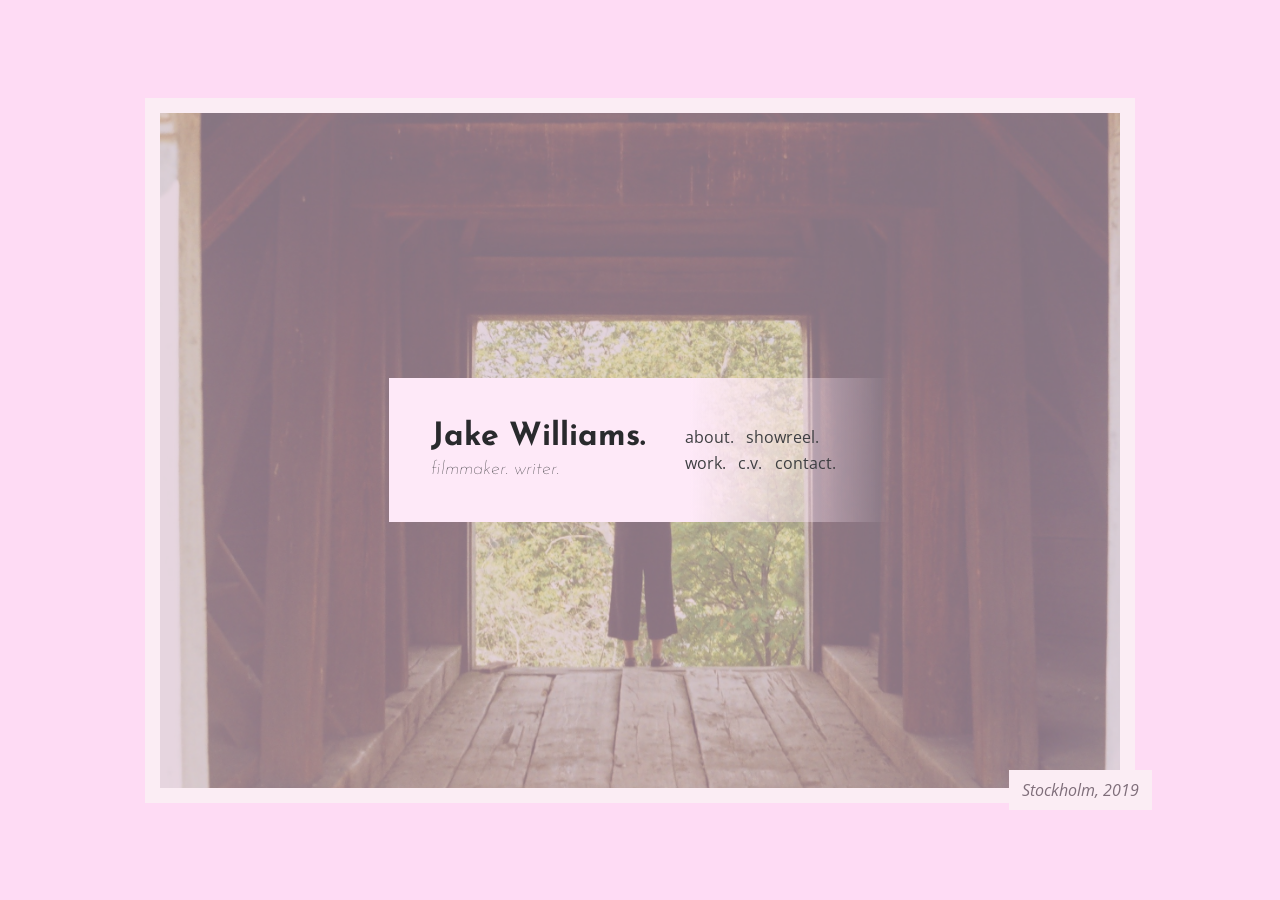
<file: index.html>
<!DOCTYPE html>
<html>
    <head>
        <meta charset="UTF-8">
        <meta name="viewport" content="width=device-width,initial-scale=1,maximum-scale=1,user-scalable=no">
		<meta http-equiv="X-UA-Compatible" content="IE=edge,chrome=1">
		<meta name="HandheldFriendly" content="true">
        
        <title>Jake Williams</title>

        <link rel="stylesheet" type="text/css" href="https://fonts.googleapis.com/css?family=Josefin+Sans:400,700|Open+Sans:400,700&display=swap" />
        <link rel="stylesheet" type="text/css" href="main.css" />

        <link rel="icon" href="img/favicon.ico" type="image/x-icon" />
        <link rel="shortcut icon" href="img/favicon.ico" type="image/x-icon" />

		<script src="https://ajax.googleapis.com/ajax/libs/jquery/3.4.1/jquery.min.js"></script>
    </head>
    <body>
        <main id="home">
            <div id="outer">
                <p class="caption"><span class="name"></span></p>
            </div>
            <div id="inner">
                <div>
                    <h1>Jake Williams.</h1>
                    <h3>filmmaker. writer.</h3>
                </div>
                <div id="nav-container">
                    <nav>
                        <ul>
                            <li><a href="about/">about.</a></li>
                            <li><a href="showreel/">showreel.</a></li>
                            <br />
                            <li><a href="work/">work.</a></li>
                            <li><a href="cv/">c.v.</a></li>
                            <li><a href="contact/">contact.</a></li>
                        </ul>
                    </nav>
                </div>
            </div>
        </main>
        <script>
			document.body.className += ' fade-out';
			$(function() {
                $('body').removeClass('fade-out');
                var max = 24;
                var num = Math.floor(Math.random() * max) + 1;
                $('#outer').css('background-image', 'url(img/bg/' + num + '.jpg');
                var title;
                switch(num) {
                    case 1:
                        title = 'Germany, 2019';
                        break;
                    case 2:
                        title = '\'Dead in Yellow\', 2019';
                        break;
                    case 3:
                        title = 'myself, 2019';
                        break;
                    case 4:
                        title = 'myself, 2018';
                        break;
                    case 5:
                        title = '\'We Are Your Children\', 2019';
                        break;
                    case 6:
                        title = '\'fagot\', 2018';
                        break;
                    case 7:
                        title = '\'fagot\', 2018';
                        break;
                    case 8:
                        title = '\'fagot\', 2018';
                        break;
                    case 9:
                        title = '\'fagot\', 2018';
                        break;
                    case 10:
                        title = 'Germany, 2019';
                        break;
                    case 11:
                        title = 'Germany, 2019';
                        break;
                    case 12:
                        title = 'Germany, 2019';
                        break;
                    case 13:
                        title = 'Stockholm, 2019';
                        break;
                    case 14:
                        title = 'Germany, 2019';
                        break;
                    case 15:
                        title = 'Stockholm, 2019';
                        break;
                    case 16:
                        title = '\'fagot\', 2018';
                        break;
                    case 17:
                        title = 'Berlin, 2019';
                        break;
                    case 18:
                        title = 'Eibsee, 2019';
                        break;
                    case 19:
                        title = 'Germany, 2019';
                        break;
                    case 20:
                        title = 'sister, 2018';
                        break;
                    case 21:
                        title = '\'We Are Your Children\', 2019';
                        break;
                    case 22:
                        title = '\'We Are Your Children\', 2019';
                        break;
                    case 23:
                        title = '\'We Are Your Children\', 2019';
                        break;
                    case 24:
                        title = '\'We Are Your Children\', 2019';
                        break;
                    default:
                        title = 'photo taken by me';
                        break;
                }
                $('.name').text(title);
			});
		</script>
    </body>
</html>
</file>
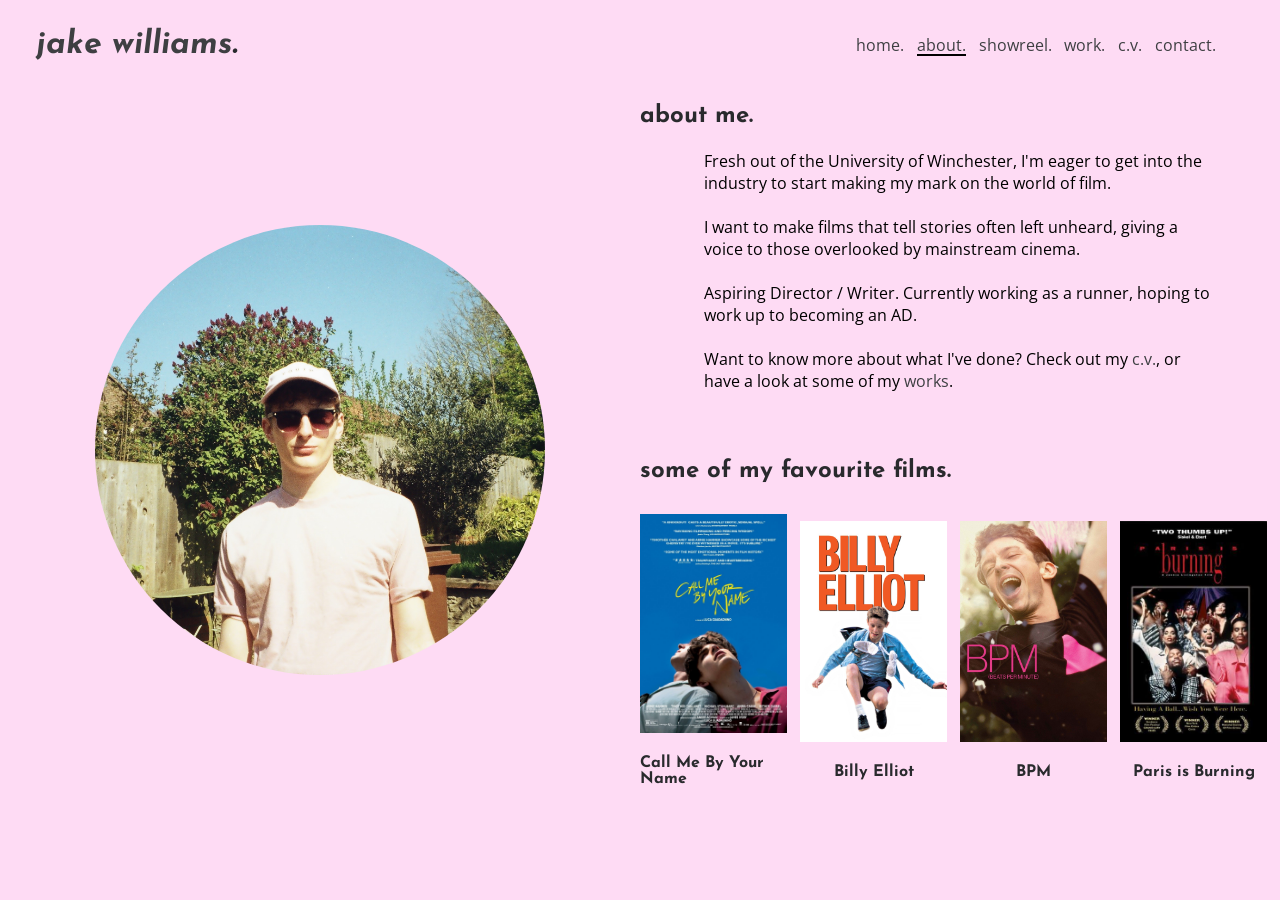
<file: about/index.html>
<!DOCTYPE html>
<html>
	<head>
		<meta charset="UTF-8">
        <meta name="viewport" content="width=device-width,initial-scale=1,maximum-scale=1,user-scalable=no">
		<meta http-equiv="X-UA-Compatible" content="IE=edge,chrome=1">
		<meta name="HandheldFriendly" content="true">

		<title>Jake Williams | About</title>

        <link rel="stylesheet" type="text/css" href="https://fonts.googleapis.com/css?family=Josefin+Sans:400,700|Open+Sans:400,700&display=swap" />
        <link rel="stylesheet" type="text/css" href="../main.css" />

        <link rel="icon" href="../img/favicon.ico" type="image/x-icon" />
        <link rel="shortcut icon" href="../img/favicon.ico" type="image/x-icon" />

		<script src="https://ajax.googleapis.com/ajax/libs/jquery/3.4.1/jquery.min.js"></script>
	</head>
	<body>
		<header class="nav">
			<h1><a href="../">jake williams</a>.</h1>
			<a href="../" class="logo"><img src="../img/logo-black-transparent.png" /></a>
			<nav>
				<ul>
					<li><a href="../">home.</a></li>
					<li><a href="../about/" class="active">about.</a></li>
					<li><a href="../showreel/">showreel.</a></li>
					<li><a href="../work/">work.</a></li>
					<li><a href="../cv/">c.v.</a></li>
					<li><a href="../contact/">contact.</a></li>
				</ul>
			</nav>
		</header>
		<main id="about">
			<div class="left">
				<div id="me"></div>
			</div>
			<div class="right">
				<div class="about">
					<h2>about me.</h2>
					<br />
					<p>Fresh out of the University of Winchester, I'm eager to get into the industry to start making my mark on the world of film.</p>
					<br />
					<p>I want to make films that tell stories often left unheard, giving a voice to those overlooked by mainstream cinema.</p>
					<br />
					<p>Aspiring Director / Writer. Currently working as a runner, hoping to work up to becoming an AD.</p>
					<br />
					<p>Want to know more about what I've done? Check out my <a href="../cv/">c.v.</a>, or have a look at some of my <a href="../work/">works</a>.</p>
					<br />
				</div>
				<div class="favs">
					<h2>some of my favourite films.</h2>
					<br />
					<div class="flex-wrapper">
						<div class="fav-film">
							<img src="../img/posters/cmbyn.jpg" />
							<br />
							<h4 class="title">Call Me By Your Name</h4>
							<span class="desc"></span>
						</div>
						<div class="fav-film">
							<img src="../img/posters/be.jpg" />
							<br />
							<h4 class="title">Billy Elliot</h4>
							<span class="desc"></span>
						</div>
						<div class="fav-film">
							<img src="../img/posters/bpm.jpg" />
							<br />
							<h4 class="title">BPM</h4>
							<span class="desc"></span>
						</div>
						<div class="fav-film">
							<img src="../img/posters/pib.jpg" />
							<br />
							<h4 class="title">Paris is Burning</h4>
							<span class="desc"></span>
						</div>
					</div>
				</div>
			</div>
		</main>
		<script>
			document.body.className += ' fade-out';
			$(function() {
    			$('body').removeClass('fade-out');
			});
		</script>
	</body>
</html>
</file>
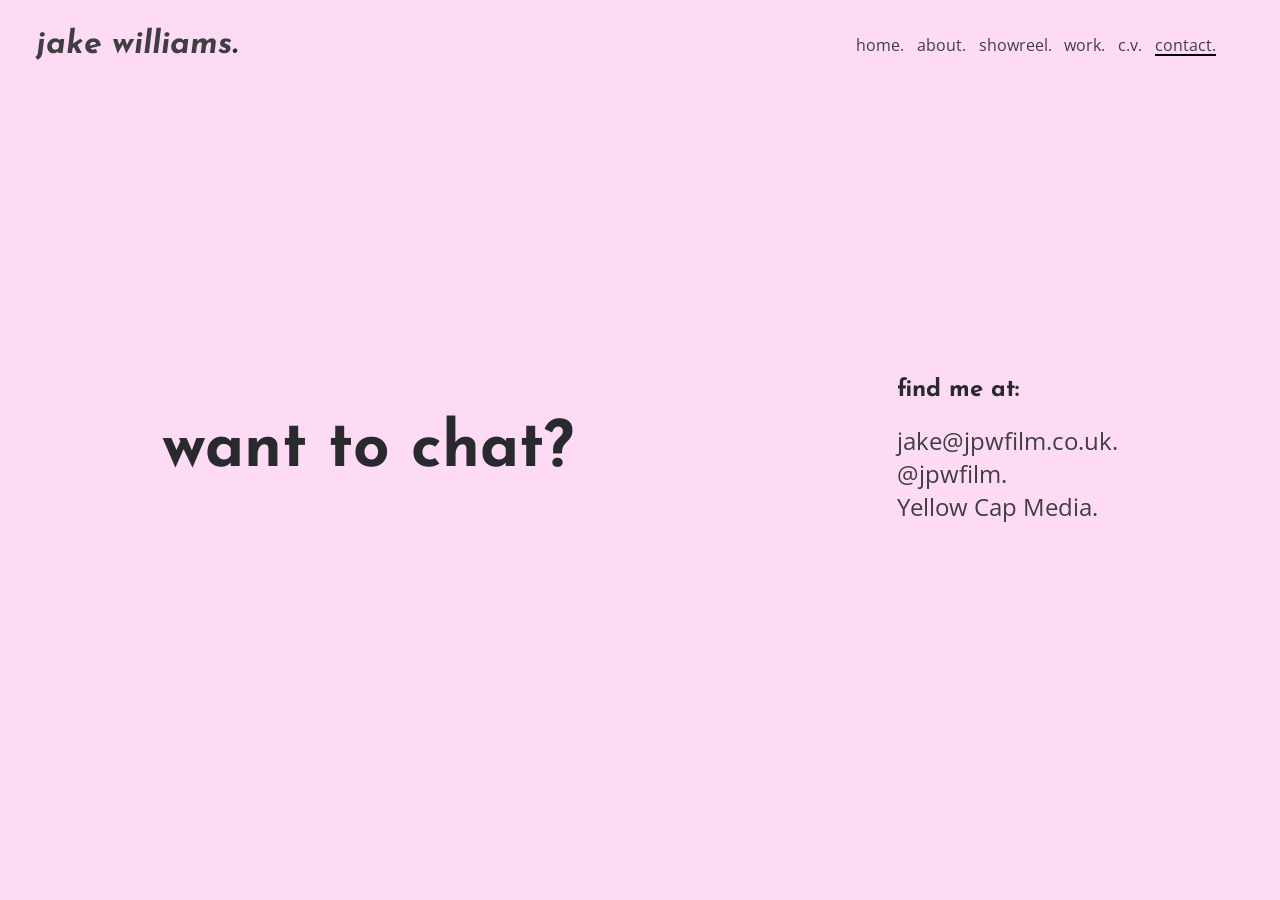
<file: contact/index.html>
<!DOCTYPE html>
<html>
	<head>
		<meta charset="UTF-8">
        <meta name="viewport" content="width=device-width,initial-scale=1,maximum-scale=1,user-scalable=no">
		<meta http-equiv="X-UA-Compatible" content="IE=edge,chrome=1">
		<meta name="HandheldFriendly" content="true">

		<title>Jake Williams | Contact</title>

        <link rel="stylesheet" type="text/css" href="https://fonts.googleapis.com/css?family=Josefin+Sans:400,700|Open+Sans:400,700&display=swap" />
        <link rel="stylesheet" type="text/css" href="../main.css" />

        <link rel="icon" href="../img/favicon.ico" type="image/x-icon" />
        <link rel="shortcut icon" href="../img/favicon.ico" type="image/x-icon" />

		<script src="https://ajax.googleapis.com/ajax/libs/jquery/3.4.1/jquery.min.js"></script>
	</head>
	<body>
		<header class="nav">
			<h1><a href="../">jake williams</a>.</h1>
			<a href="../" class="logo"><img src="../img/logo-black-transparent.png" /></a>
			<nav>
				<ul>
					<li><a href="../">home.</a></li>
					<li><a href="../about/">about.</a></li>
					<li><a href="../showreel/">showreel.</a></li>
					<li><a href="../work/">work.</a></li>
					<li><a href="../cv/">c.v.</a></li>
					<li><a href="../contact/" class="active">contact.</a></li>
				</ul>
			</nav>
		</header>
		<main id="contact">
			<h1>want to chat?</h1>
			<div>
				<h2>find me at:</h2>
				<br />
				<span><a href="mailto:jake@jpwfilm.co.uk">jake@jpwfilm.co.uk</a>.</span>
				<br />
				<span>@<a href="https://instagram.com/jpwfilm" target="_blank">jpwfilm</a>.</span>
				<br />
				<span><a href="http://yellowcap.co.uk" target="_blank">Yellow Cap Media</a>.</span>
			</div>
		</main>
		<script>
			document.body.className += ' fade-out';
			$(function() {
    			$('body').removeClass('fade-out');
			});
		</script>
	</body>
</html>
</file>
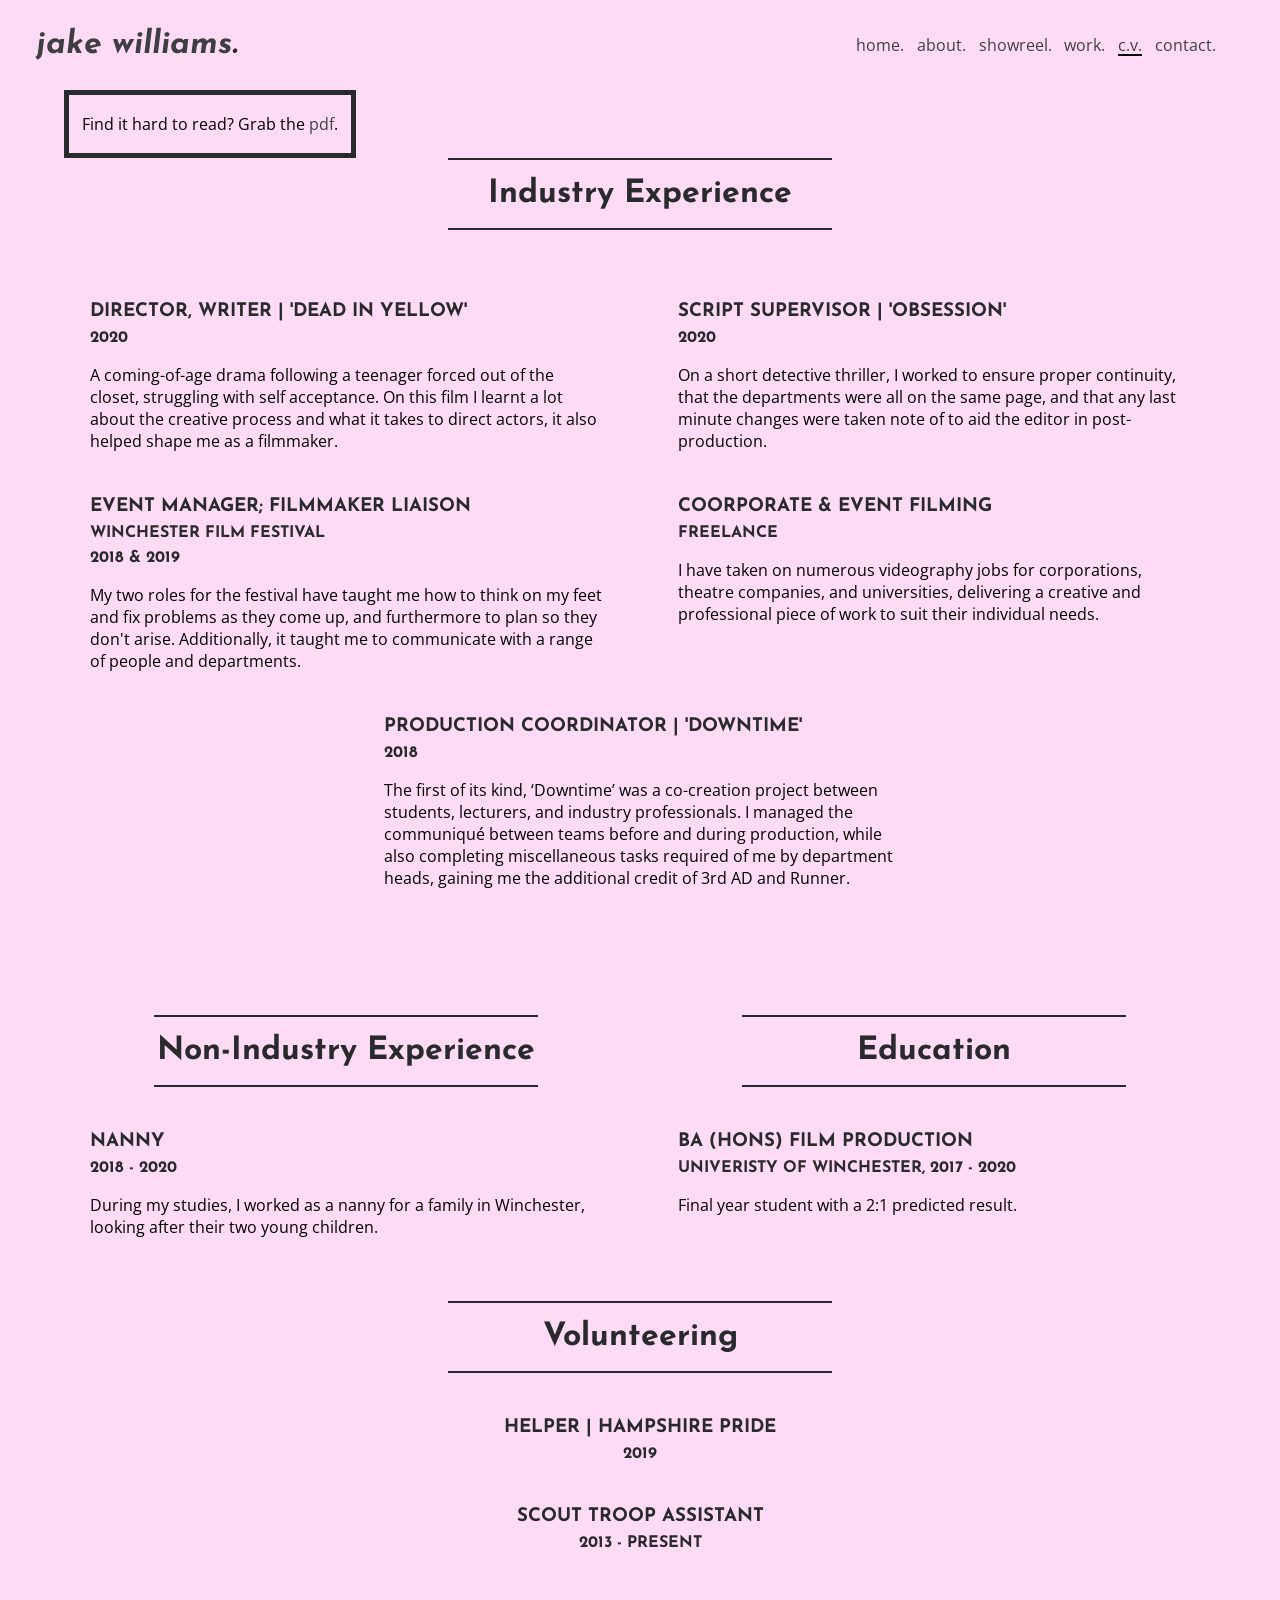
<file: cv/index.html>
<!DOCTYPE html>
<html>
	<head>
		<meta charset="UTF-8">
        <meta name="viewport" content="width=device-width,initial-scale=1,maximum-scale=1,user-scalable=no">
		<meta http-equiv="X-UA-Compatible" content="IE=edge,chrome=1">
		<meta name="HandheldFriendly" content="true">

		<title>Jake Williams | c.v.</title>

        <link rel="stylesheet" type="text/css" href="https://fonts.googleapis.com/css?family=Josefin+Sans:400,700|Open+Sans:400,700&display=swap" />
        <link rel="stylesheet" type="text/css" href="../main.css" />

        <link rel="icon" href="../img/favicon.ico" type="image/x-icon" />
        <link rel="shortcut icon" href="../img/favicon.ico" type="image/x-icon" />

		<script src="https://ajax.googleapis.com/ajax/libs/jquery/3.4.1/jquery.min.js"></script>
	</head>
	<body>
		<header class="nav">
			<div id="heading"><h1><a href="../" class="u">jake williams</a>.</h1></div>
			<a href="../" class="logo"><img src="../img/logo-black-transparent.png" /></a>
			<nav>
				<ul>
					<li><a href="../" class="u">home.</a></li>
					<li><a href="../about/">about.</a></li>
					<li><a href="../showreel/" class="u">showreel.</a></li>
					<li><a href="../work/" class="u">work.</a></li>
					<li><a href="../cv/" class="u active">c.v.</a></li>
					<li><a href="../contact/" class="u">contact.</a></li>
				</ul>
			</nav>
		</header>
		<main id="cv" class="no-flex">
			<p id="pdf">Find it hard to read? Grab the <a href="../files/Jake Williams CV.pdf">pdf</a>.</p>
			<h1>Industry Experience</h1>
			<div class="items">
				<div class="cv-item">
					<h3>Director, Writer | 'Dead in Yellow'</h3>
					<h4>2020</h4>
					<p>A coming-of-age drama following a teenager forced out of the closet, struggling with self acceptance. On this film I learnt a lot about the creative process and what it takes to direct actors, it also helped shape me as a filmmaker.</p>
				</div>
				<div class="cv-item">
					<h3>Script Supervisor | 'Obsession'</h3>
					<h4>2020</h4>
					<p>On a short detective thriller, I worked to ensure proper continuity, that the departments were all on the same page, and that any last minute changes were taken note of to aid the editor in post-production.</p>
				</div>
				<div class="cv-item">
					<h3>Event Manager; Filmmaker Liaison</h3>
					<h4>Winchester Film Festival</h4>
					<h4>2018 & 2019</h4>
					<p>My two roles for the festival have taught me how to think on my feet and fix problems as they come up, and furthermore to plan so they don't arise. Additionally, it taught me to communicate with a range of people and departments.</p>
				</div>
				<div class="cv-item">
					<h3>Coorporate & Event Filming</h3>
					<h4>Freelance</h4>
					<p>I have taken on numerous videography jobs for corporations, theatre companies, and universities, delivering a creative and professional piece of work to suit their individual needs.</p>
				</div>
				<div class="cv-item">
					<h3>Production Coordinator | 'Downtime'</h3>
					<h4>2018</h4>
					<p>The first of its kind, ‘Downtime’ was a co-creation project between students, lecturers, and industry professionals. I managed the communiqué between teams before and during production, while also completing miscellaneous tasks required of me by department heads, gaining me the additional credit of 3rd AD and Runner.</p>
				</div>
			</div>
			<div class="items wronguns">
				<div class="cv-item">
					<h1>Non-Industry Experience</h1>
					<h3>Nanny</h3>
					<h4>2018 - 2020</h4>
					<p>During my studies, I worked as a nanny for a family in Winchester, looking after their two young children.</p>
				</div>
				<div class="cv-item">
					<h1>Education</h1>
					<h3>BA (hons) Film Production</h3>
					<h4>Univeristy of Winchester, 2017 - 2020</h4>
					<p>Final year student with a 2:1 predicted result.</p>
				</div>
				<div class="cv-item volunteering">
					<h1>Volunteering</h1>
					<h3>Helper | Hampshire Pride</h3>
					<h4>2019</h4>
					<h3>Scout Troop Assistant</h3>
					<h4>2013 - Present</h4>
				</div>
			</div>
		</main>
		<script>
			document.body.className += ' fade-out';
			$(function() {
    			$('body').removeClass('fade-out');
			});
		</script>
	</body>
</html>
</file>
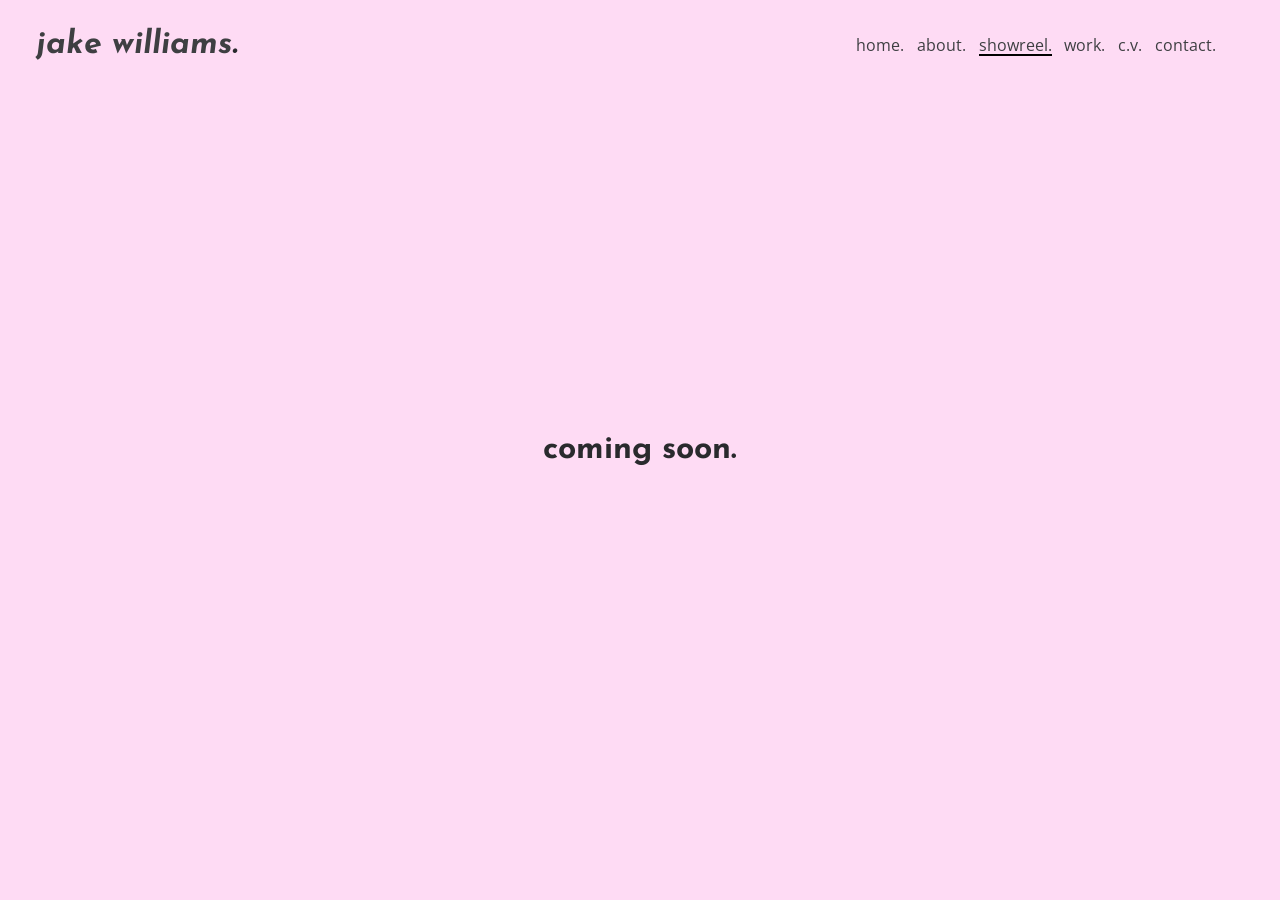
<file: showreel/index.html>
<!DOCTYPE html>
<html>
	<head>
		<meta charset="UTF-8">
        <meta name="viewport" content="width=device-width,initial-scale=1,maximum-scale=1,user-scalable=no">
		<meta http-equiv="X-UA-Compatible" content="IE=edge,chrome=1">
		<meta name="HandheldFriendly" content="true">

		<title>Jake Williams | Showreel</title>

        <link rel="stylesheet" type="text/css" href="https://fonts.googleapis.com/css?family=Josefin+Sans:400,700|Open+Sans:400,700&display=swap" />
        <link rel="stylesheet" type="text/css" href="../main.css" />

        <link rel="icon" href="../img/favicon.ico" type="image/x-icon" />
        <link rel="shortcut icon" href="../img/favicon.ico" type="image/x-icon" />

		<script src="https://ajax.googleapis.com/ajax/libs/jquery/3.4.1/jquery.min.js"></script>
	</head>
	<body>
		<header class="nav">
			<h1><a href="../">jake williams</a>.</h1>
			<a href="../" class="logo"><img src="../img/logo-black-transparent.png" /></a>
			<nav>
				<ul>
					<li><a href="../">home.</a></li>
					<li><a href="../about/">about.</a></li>
					<li><a href="../showreel/" class="active">showreel.</a></li>
					<li><a href="../work/">work.</a></li>
					<li><a href="../cv/">c.v.</a></li>
					<li><a href="../contact/">contact.</a></li>
				</ul>
			</nav>
		</header>
		<main id="showreel">
			<h1>coming soon.</h1>
			<!--
			<div class="embed-container">
                <iframe src="https://player.vimeo.com/video/331249831" frameborder="0" webkitAllowFullScreen mozallowfullscreen allowFullScreen></iframe>
			</div>
			-->
		</main>
		<script>
			document.body.className += ' fade-out';
			$(function() {
    			$('body').removeClass('fade-out');
			});
		</script>
	</body>
</html>
</file>
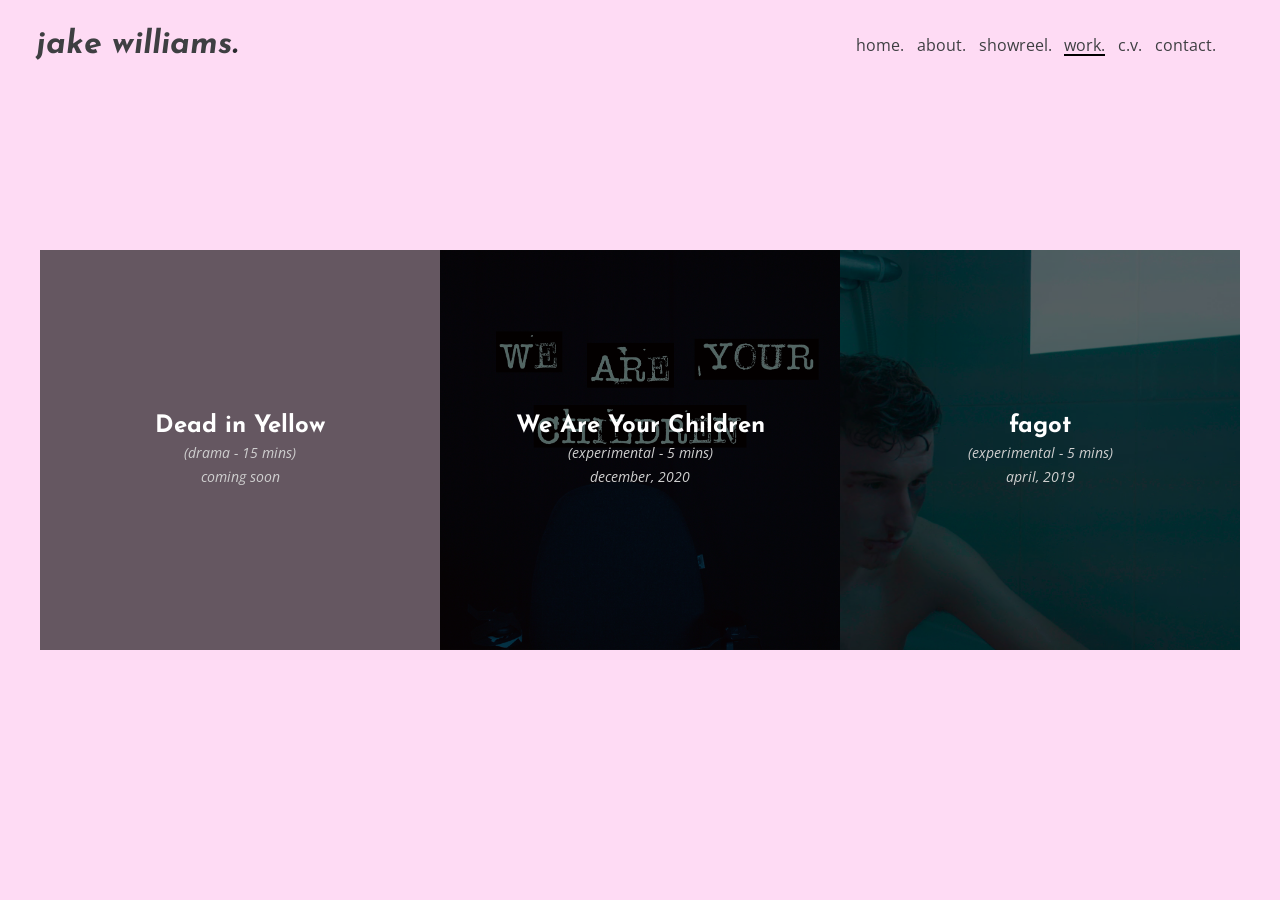
<file: work/index.html>
<!DOCTYPE html>
<html>
    <head>
        <meta charset="UTF-8">
        <meta name="viewport" content="width=device-width,initial-scale=1,maximum-scale=1,user-scalable=no">
		<meta http-equiv="X-UA-Compatible" content="IE=edge,chrome=1">
		<meta name="HandheldFriendly" content="true">
        
        <title>Jake Williams | Work</title>

        <link rel="stylesheet" type="text/css" href="https://fonts.googleapis.com/css?family=Josefin+Sans:400,700|Open+Sans:400,700&display=swap" />
        <link rel="stylesheet" type="text/css" href="../main.css" />

        <link rel="icon" href="../img/favicon.ico" type="image/x-icon" />
        <link rel="shortcut icon" href="../img/favicon.ico" type="image/x-icon" />

		<script src="https://ajax.googleapis.com/ajax/libs/jquery/3.4.1/jquery.min.js"></script>
    </head>
    <body>
        <header class="nav">
            <h1><a href="../">jake williams</a>.</h1>
            <a href="../" class="logo"><img src="../img/logo-black-transparent.png" /></a>
			<nav>
				<ul>
                    <li><a href="../">home.</a></li>
                    <li><a href="../about/">about.</a></li>
					<li><a href="../showreel/">showreel.</a></li>
					<li><a href="../work/" class="active">work.</a></li>
					<li><a href="../cv/">c.v.</a></li>
					<li><a href="../contact/">contact.</a></li>
				</ul>
			</nav>
        </header>
        <main id="work">
            <section class="films">
                <section id="films" class="projects">
                    <!--Dead in Yellow-->
                    <a href="#" target="" id="coming-soon">
                        <div class="item" style="background-image: url('../img/films/diy.jp2');">
                            <div class="item-info">
                                <h2>Dead in Yellow</h2>
                                <span>(drama - 15 mins)</span>
                                <span class="v">coming soon</span>
                            </div>
                        </div>
                    </a>
                    <!--We Are Your Children-->
                    <a href="https://vimeo.com/378257639" target="_blank">
                        <div class="item" style="background-image: url('../img/films/wayc.png');">
                            <div class="item-info">
                                <h2>We Are Your Children</h2>
                                <span>(experimental - 5 mins)</span>
                                <span>december, 2020</span>
                            </div>
                        </div>
                    </a>
                    <!--fagot-->
                    <a href="https://vimeo.com/331249831" target="_blank">
                        <div class="item" style="background-image: url('../img/films/fagot_bg.png');">
                            <div class="item-info">
                                <h2>fagot</h2>
                                <span>(experimental - 5 mins)</span>
                                <span>april, 2019</span>
                            </div>
                        </div>
                    </a>
                </section>
            </section>
        </main>
        <script>
			document.body.className += ' fade-out';
			$(function() {
                $('body').removeClass('fade-out');
            });
            
            $('#coming-soon').click(function() {
                var $me = $(this).find('.v');
                $me.removeClass('pulse');
                $me.width(); // Trigger DOM Reflow
                $me.addClass('pulse');
            });
		</script>
    </body>
</html>
</file>
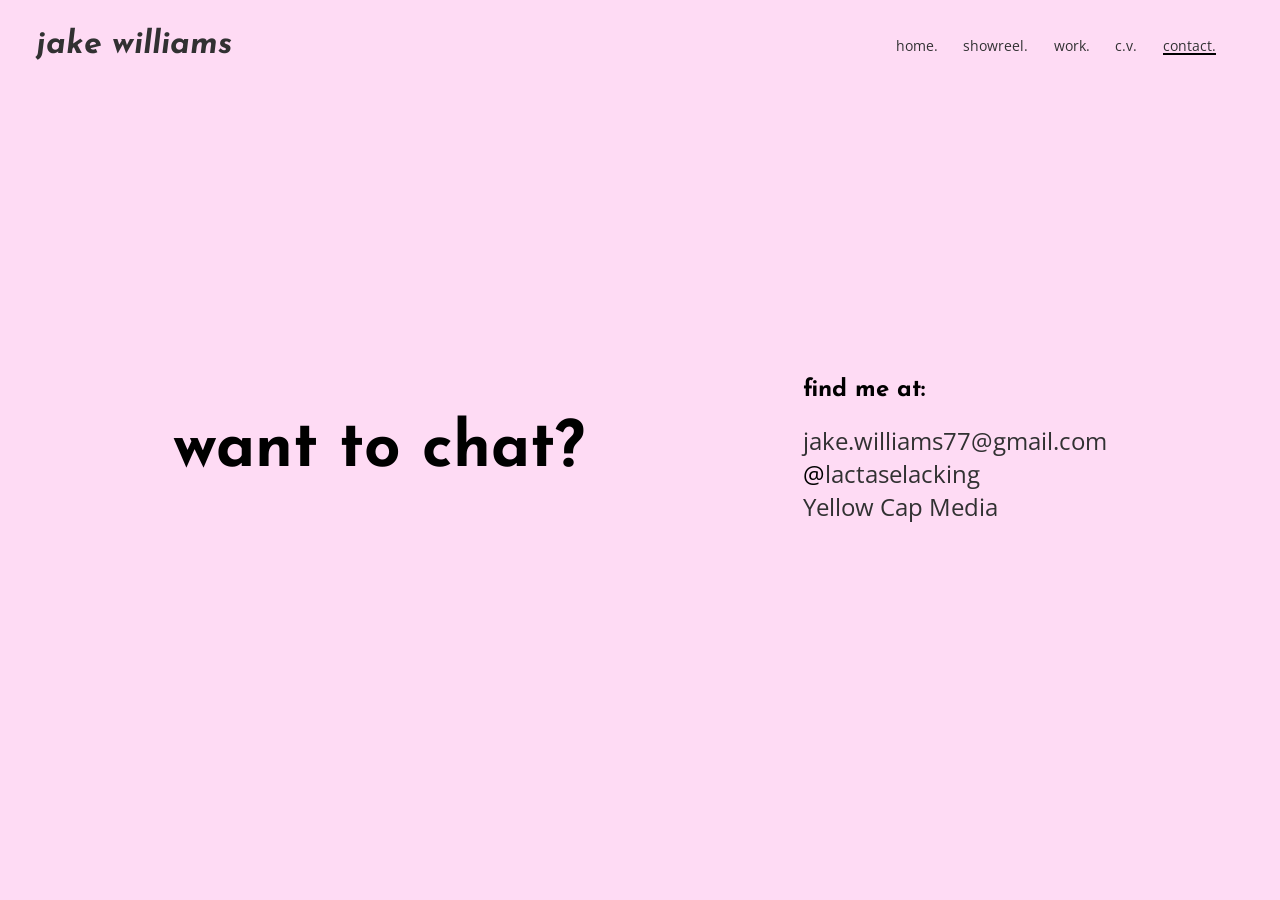
<file: old attempt/contact/index.html>
<!DOCTYPE html>
<html>
	<head>
		<meta charset="UTF-8">
        <meta name="viewport" content="width=device-width,initial-scale=1,maximum-scale=1,user-scalable=no">
		<meta http-equiv="X-UA-Compatible" content="IE=edge,chrome=1">
		<meta name="HandheldFriendly" content="true">

		<title>Jake Williams | Contact</title>

        <link rel="stylesheet" type="text/css" href="https://fonts.googleapis.com/css?family=Bebas+Neue|Josefin+Sans:400,700|Open+Sans:400,700&display=swap" />
        <link rel="stylesheet" type="text/css" href="../main.css" />
        <link rel="stylesheet" type="text/css" href="../media.css" />

        <link rel="icon" href="../img/favicon.ico" type="image/x-icon" />
        <link rel="shortcut icon" href="../img/favicon.ico" type="image/x-icon" />

		<script src="https://ajax.googleapis.com/ajax/libs/jquery/3.4.1/jquery.min.js"></script>
	</head>
	<body>
		<header class="nav">
			<h1><a href="../" class="u">jake williams</a></h1>
			<nav>
				<ul>
					<li><a href="../" class="u">home.</a></li>
					<li><a href="../showreel/" class="u">showreel.</a></li>
					<li><a href="../work/" class="u">work.</a></li>
					<li><a href="../cv/" class="u">c.v.</a></li>
					<li><a href="../contact/" class="u active">contact.</a></li>
				</ul>
			</nav>
		</header>
		<main class="contact">
			<h1>want to chat?</h1>
			<div>
				<h2>find me at:</h2>
				<br />
				<span><a href="mailto:jake.williams77@gmail.com" class="u">jake.williams77@gmail.com</a></span>
				<br />
				<span>@<a href="https://instagram.com/lactaselacking" class="u">lactaselacking</a></span>
				<br />
				<span><a href="http://yellowcap.co.uk" class="u">Yellow Cap Media</a></span>
			</div>
		</main>
		<script>
			document.body.className += ' fade-out';
			$(function() {
    			$('body').removeClass('fade-out');
			});
		</script>
	</body>
</html>
</file>
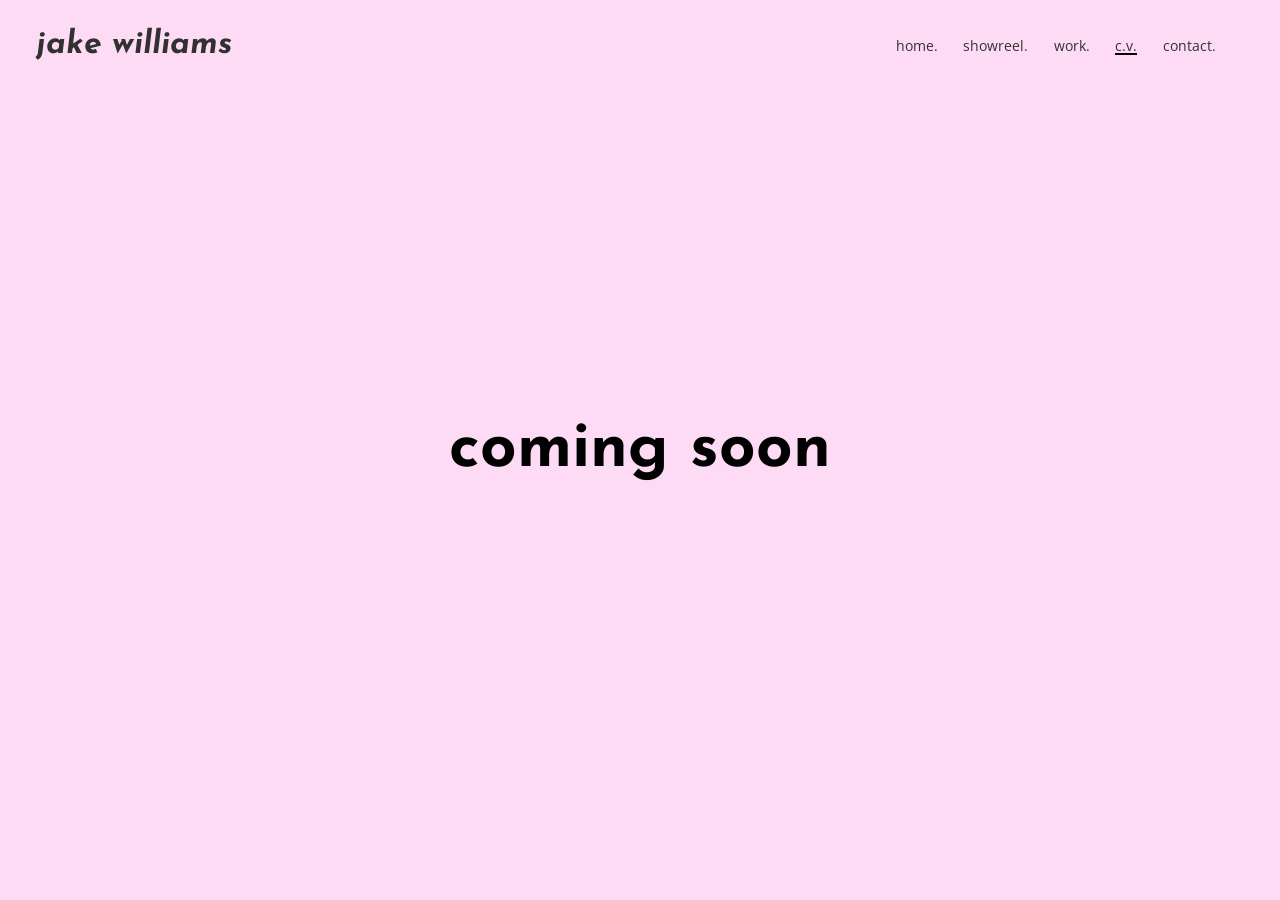
<file: old attempt/cv/index.html>
<!DOCTYPE html>
<html>
	<head>
		<meta charset="UTF-8">
        <meta name="viewport" content="width=device-width,initial-scale=1,maximum-scale=1,user-scalable=no">
		<meta http-equiv="X-UA-Compatible" content="IE=edge,chrome=1">
		<meta name="HandheldFriendly" content="true">

		<title>Jake Williams | c.v.</title>

        <link rel="stylesheet" type="text/css" href="https://fonts.googleapis.com/css?family=Bebas+Neue|Josefin+Sans:400,700|Open+Sans:400,700&display=swap" />
        <link rel="stylesheet" type="text/css" href="../main.css" />
        <link rel="stylesheet" type="text/css" href="../media.css" />

        <link rel="icon" href="../img/favicon.ico" type="image/x-icon" />
        <link rel="shortcut icon" href="../img/favicon.ico" type="image/x-icon" />

		<script src="https://ajax.googleapis.com/ajax/libs/jquery/3.4.1/jquery.min.js"></script>
	</head>
	<body>
		<header class="nav">
			<h1><a href="../" class="u">jake williams</a></h1>
			<nav>
				<ul>
					<li><a href="../" class="u">home.</a></li>
					<li><a href="../showreel/" class="u">showreel.</a></li>
					<li><a href="../work/" class="u">work.</a></li>
					<li><a href="../cv/" class="u active">c.v.</a></li>
					<li><a href="../contact/" class="u">contact.</a></li>
				</ul>
			</nav>
		</header>
		<main class="contact">
			<h1>coming soon</h1>
		</main>
		<script>
			document.body.className += ' fade-out';
			$(function() {
    			$('body').removeClass('fade-out');
			});
		</script>
	</body>
</html>
</file>
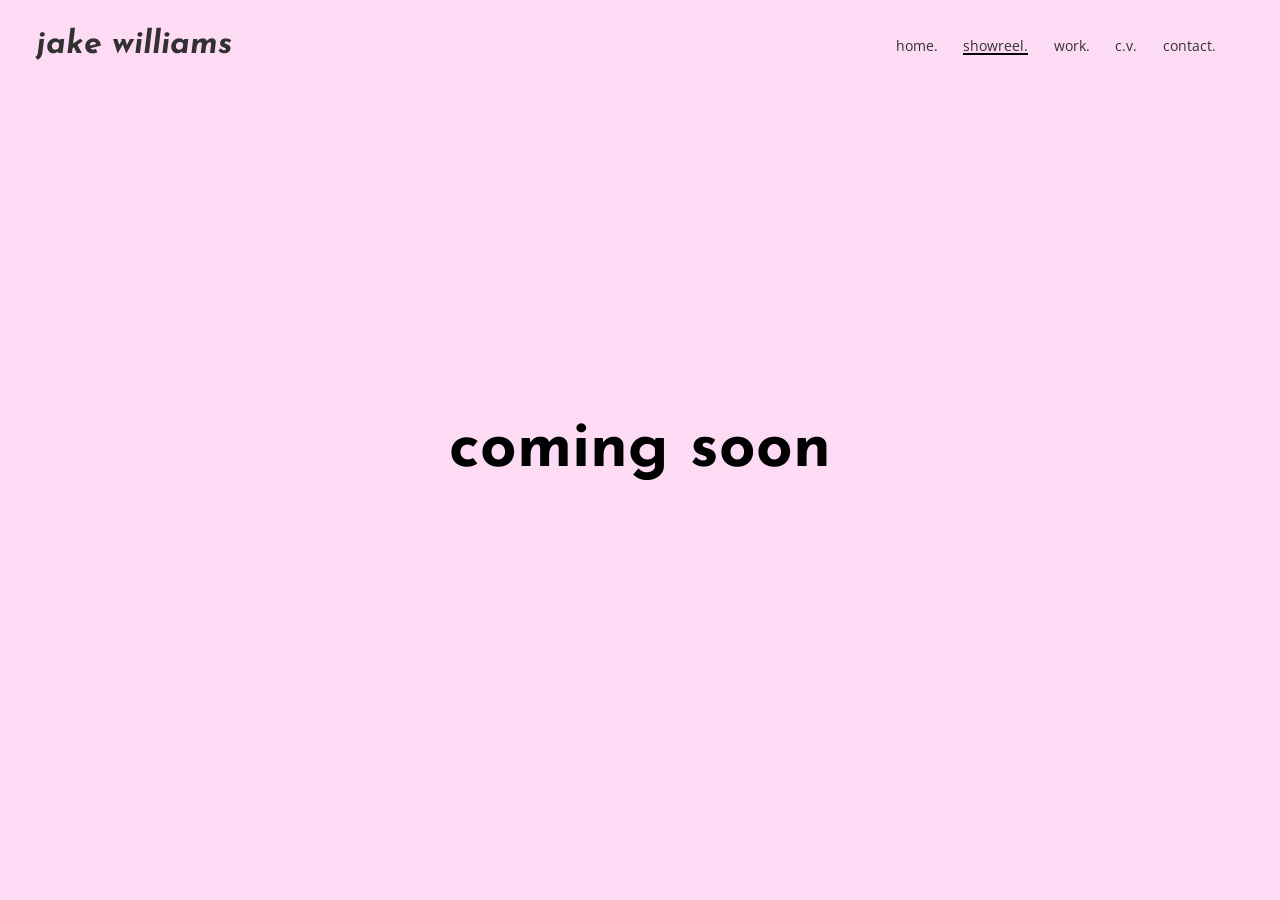
<file: old attempt/showreel/index.html>
<!DOCTYPE html>
<html>
	<head>
		<meta charset="UTF-8">
        <meta name="viewport" content="width=device-width,initial-scale=1,maximum-scale=1,user-scalable=no">
		<meta http-equiv="X-UA-Compatible" content="IE=edge,chrome=1">
		<meta name="HandheldFriendly" content="true">

		<title>Jake Williams | Showreel</title>

        <link rel="stylesheet" type="text/css" href="https://fonts.googleapis.com/css?family=Bebas+Neue|Josefin+Sans:400,700|Open+Sans:400,700&display=swap" />
        <link rel="stylesheet" type="text/css" href="../main.css" />
        <link rel="stylesheet" type="text/css" href="../media.css" />

        <link rel="icon" href="../img/favicon.ico" type="image/x-icon" />
        <link rel="shortcut icon" href="../img/favicon.ico" type="image/x-icon" />

		<script src="https://ajax.googleapis.com/ajax/libs/jquery/3.4.1/jquery.min.js"></script>
	</head>
	<body>
		<header class="nav">
			<h1><a href="../" class="u">jake williams</a></h1>
			<nav>
				<ul>
					<li><a href="../" class="u">home.</a></li>
					<li><a href="../showreel/" class="u active">showreel.</a></li>
					<li><a href="../work/" class="u">work.</a></li>
					<li><a href="../cv/" class="u">c.v.</a></li>
					<li><a href="../contact/" class="u">contact.</a></li>
				</ul>
			</nav>
		</header>
		<main class="contact">
			<h1>coming soon</h1>
		</main>
		<script>
			document.body.className += ' fade-out';
			$(function() {
    			$('body').removeClass('fade-out');
			});
		</script>
	</body>
</html>
</file>
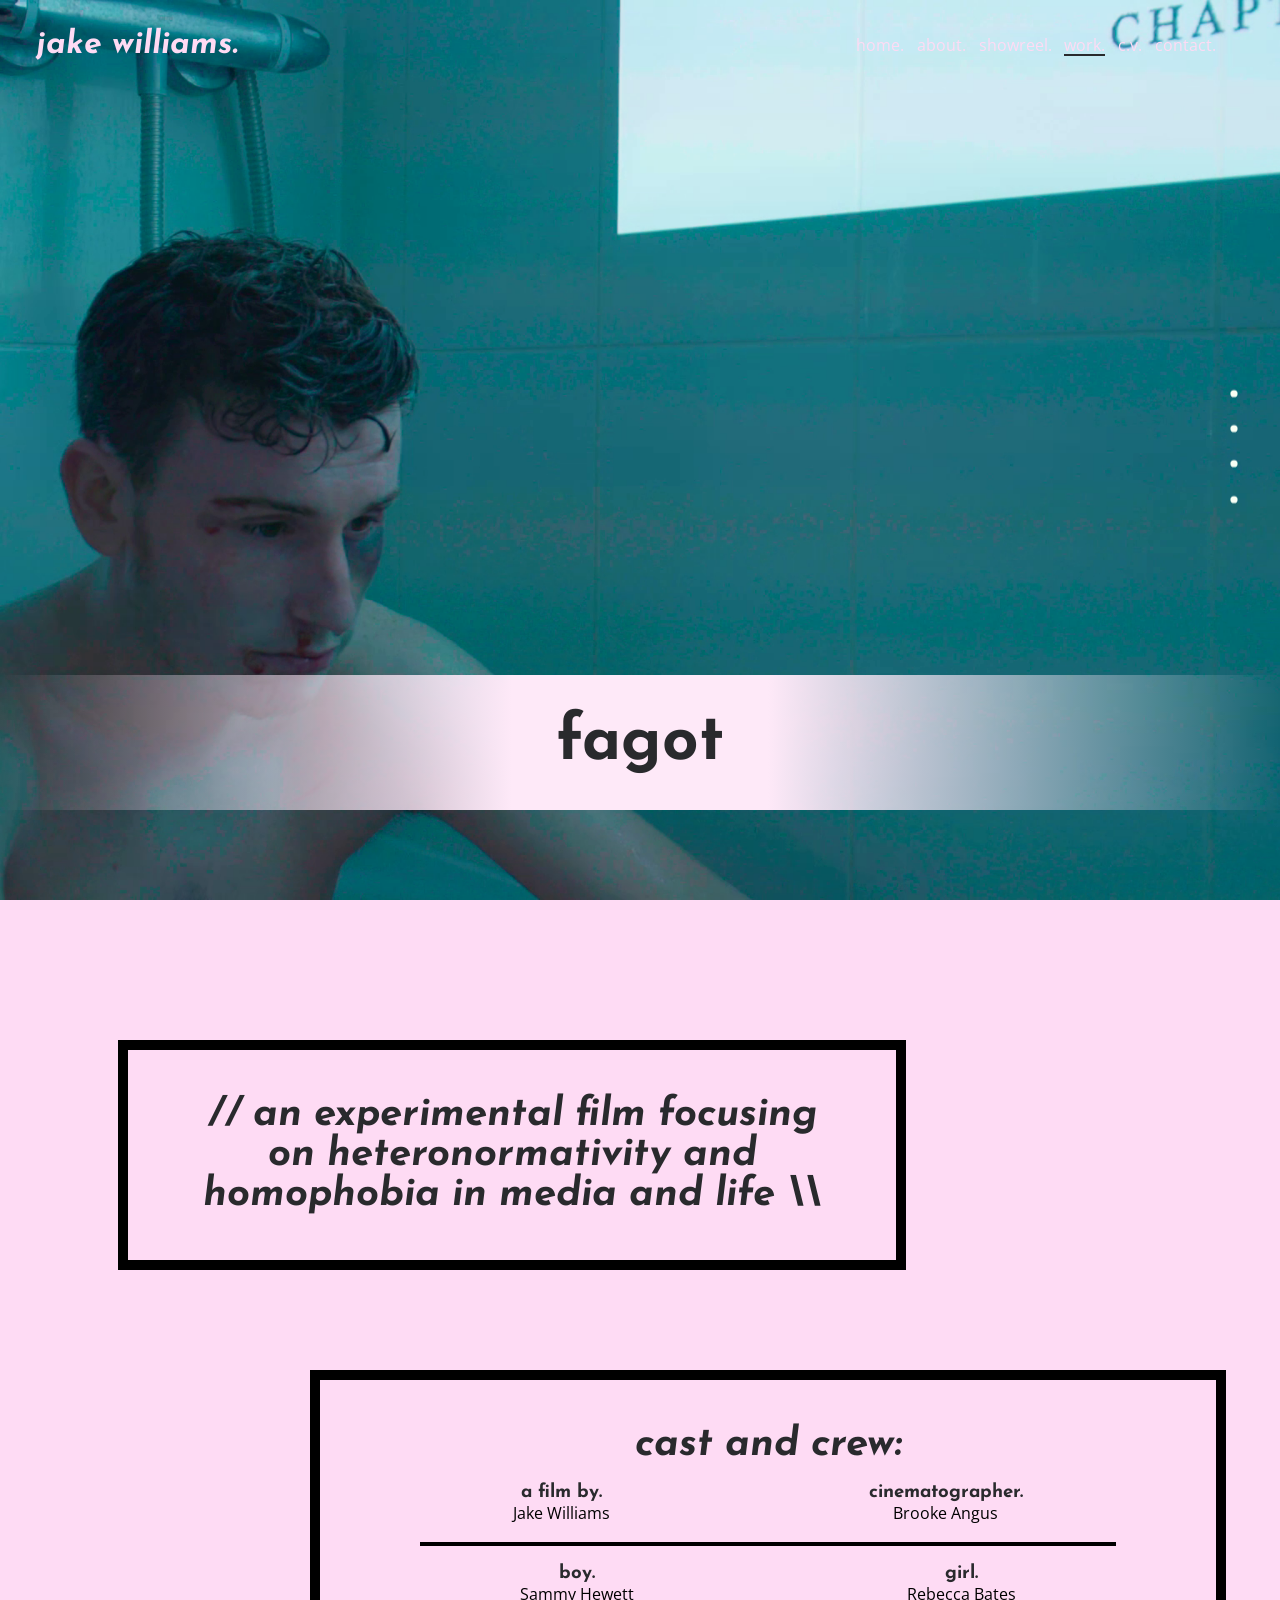
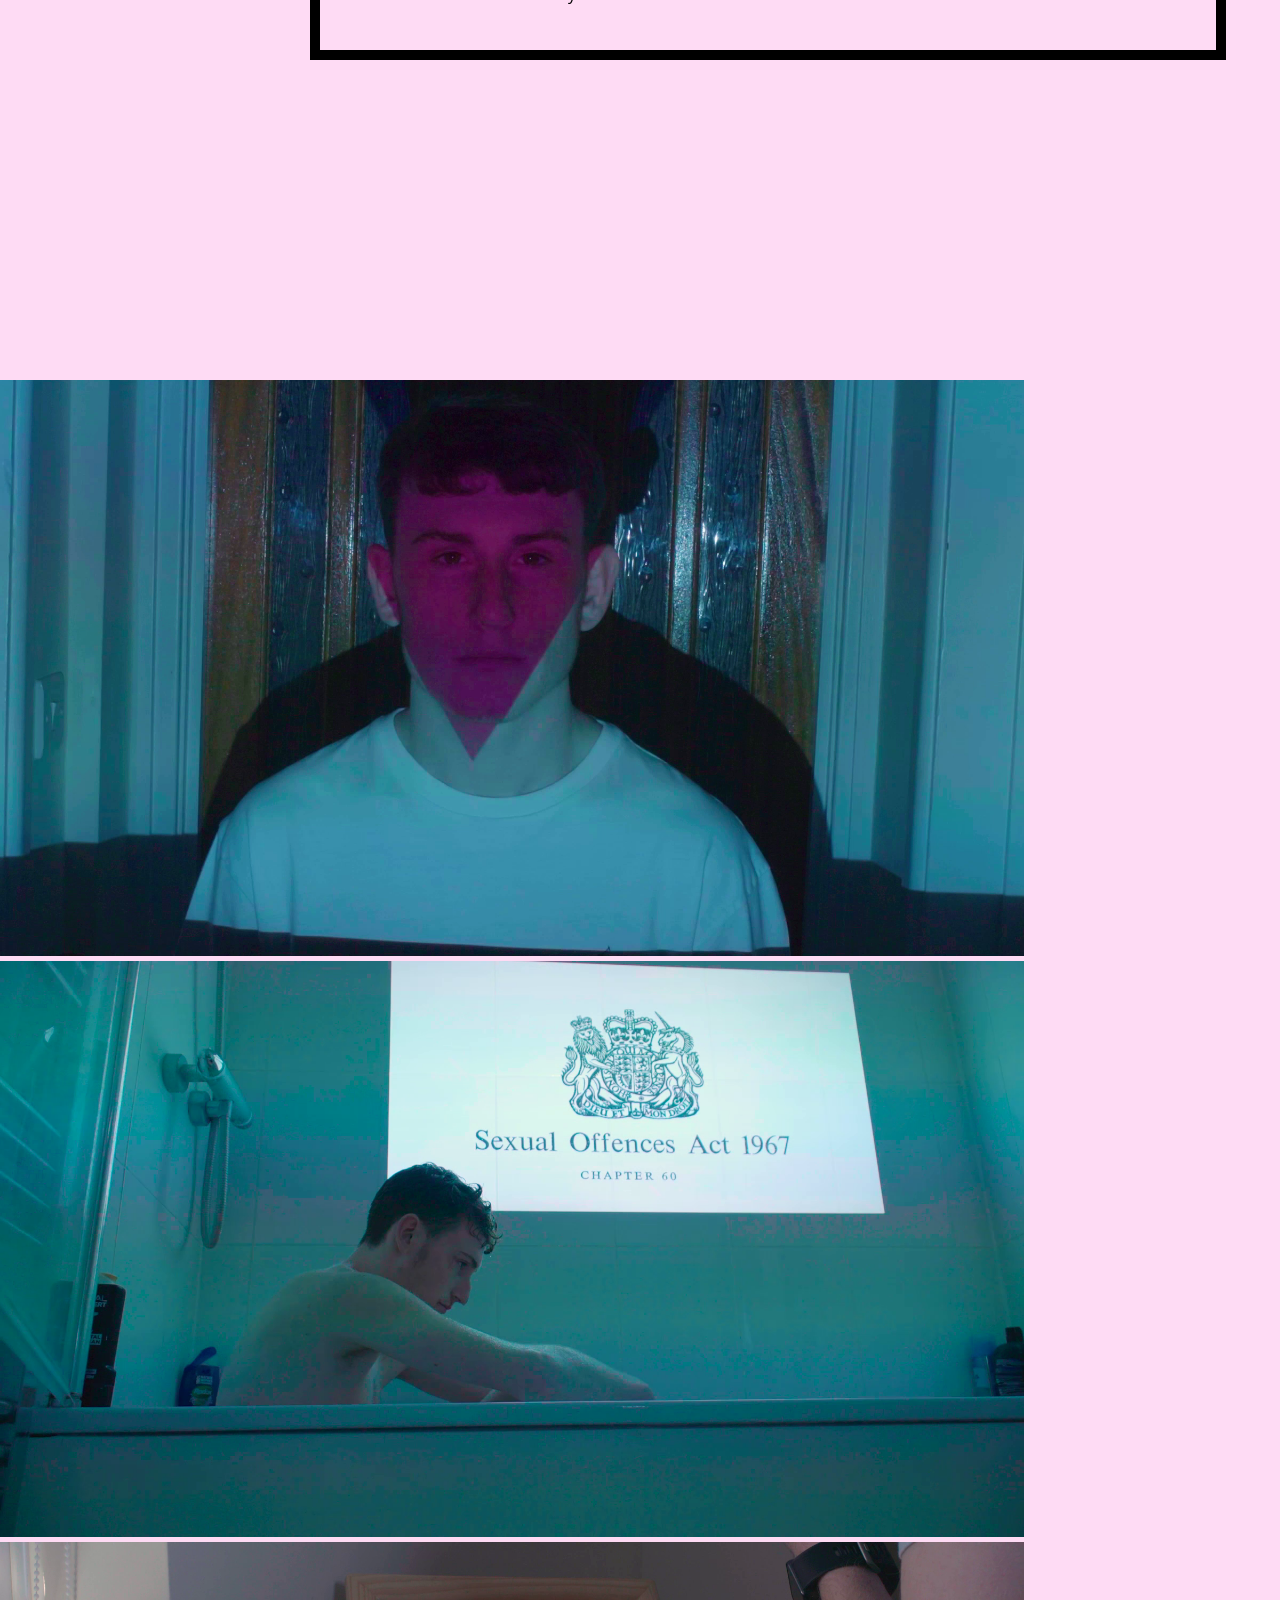
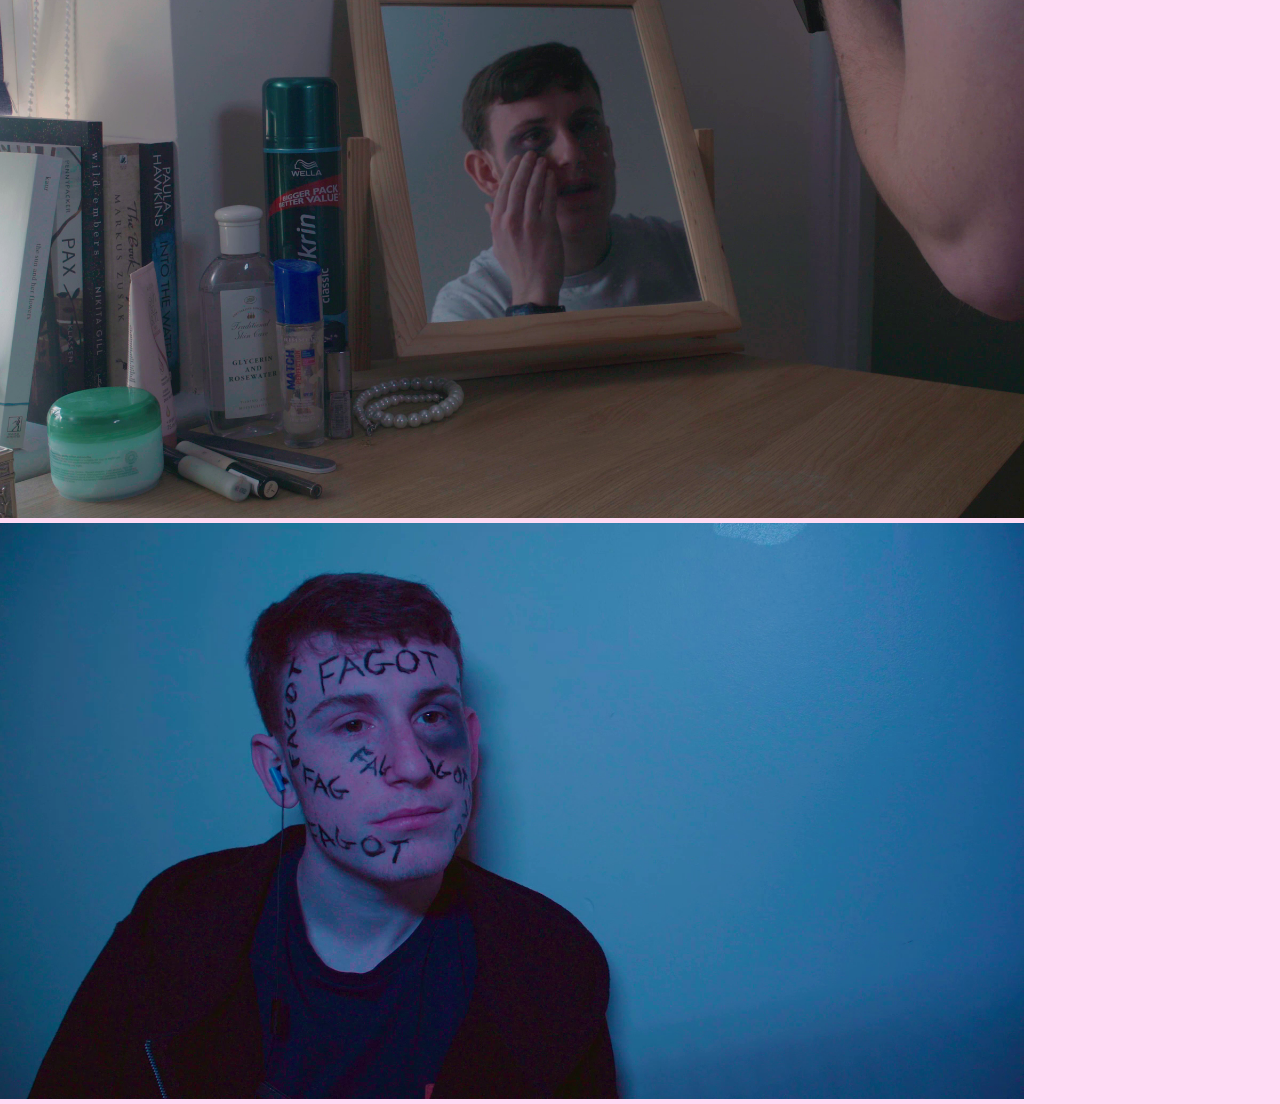
<file: work/fagot/index.html>
<!DOCTYPE html>
<html>
    <head>
        <meta charset="UTF-8">
        <meta name="viewport" content="width=device-width,initial-scale=1,maximum-scale=1,user-scalable=no">
		<meta http-equiv="X-UA-Compatible" content="IE=edge,chrome=1">
		<meta name="HandheldFriendly" content="true">
        
        <title>Jake Williams | Work - fagot</title>

        <link rel="stylesheet" type="text/css" href="https://fonts.googleapis.com/css?family=Josefin+Sans:400,700|Open+Sans:400,700&display=swap" />
        <link rel="stylesheet" type="text/css" href="../../main.css" />
        <link rel="stylesheet" type="text/css" href="../assets/work.css" />

        <script src="https://ajax.googleapis.com/ajax/libs/jquery/3.4.1/jquery.min.js"></script>

        <link rel="icon" href="../../img/favicon.ico" type="image/x-icon" />
        <link rel="shortcut icon" href="../../img/favicon.ico" type="image/x-icon" />

        <!--Slick slider-->
        <link rel="stylesheet" type="text/css" href="../assets/slick/slick.css"/>
        <link rel="stylesheet" type="text/css" href="../assets/slick/slick-theme.css"/>

        <!--Dot navigation-->
        <script type="text/javascript" src="../assets/dots/Modernizr.js"></script>
        <link rel="stylesheet" type="text/css" href="../assets/dots/dots.css" />
    </head>
    <body class="film-page">
        <nav id="cd-vertical-nav" >
            <ul>
                <li>
                    <a href="#home" data-number="1">
                        <span class="cd-dot"></span>
                        <span class="cd-label">home.</span>
                    </a>
                </li>
                <li>
                    <a href="#summary" data-number="2">
                        <span class="cd-dot"></span>
                        <span class="cd-label">summary.</span>
                    </a>
                </li>
                <li>
                    <a href="#frames" data-number="1">
                        <span class="cd-dot"></span>
                        <span class="cd-label">frames.</span>
                    </a>
                </li>
                <li>
                    <a href="#film" data-number="1">
                        <span class="cd-dot"></span>
                        <span class="cd-label">the film.</span>
                    </a>
                </li>
            </ul>
        </nav>
        <header class="nav">
            <h1><a href="../../">jake williams</a>.</h1>
            <a href="../../" class="logo"><img src="../../img/logo-black-transparent.png" /></a><!--TODO: On dim, change to pink logo-->
			<nav>
				<ul>
                    <li><a href="../../">home.</a></li>
                    <li><a href="../../about/">about.</a></li>
					<li><a href="../../showreel/">showreel.</a></li>
					<li><a href="../../work/" class="active">work.</a></li>
					<li><a href="../../cv/">c.v.</a></li>
					<li><a href="../../contact/">contact.</a></li>
				</ul>
			</nav>
        </header>
        <main class="fp no-flex" id="fagot">
            <nav id="dot-nav"></nav>
            <header id="home">
                <h1>fagot</h1>
            </header>
            <section class="main">
                <section id="summary">
                    <div class="logline">
                        <h2>an experimental film focusing on heteronormativity and homophobia in media and life</h2>
                    </div>
                    <div class="credits">
                        <h2>cast and crew:</h2>
                        <div id="break"></div>
                        <!--Crew-->
                        <div class="group">
                            <h3>a film by.</h3>
                            <span>Jake Williams</span>
                        </div>
                        <div class="group">
                            <h3>cinematographer.</h3>
                            <span>Brooke Angus</span>
                        </div>
                        <div id="break"></div>
                        <div id="line"></div>
                        <div id="break"></div>
                        <!--Cast-->
                        <div class="group">
                            <h3>boy.</h3>
                            <span>Sammy Hewett</span>
                        </div>
                        <div class="group">
                            <h3>girl.</h3>
                            <span>Rebecca Bates</span>
                        </div>
                    </div>
                    </div>
                </section>
                <section id="frames">
                    <div class="slider">
                        <div><img src="frames/1.png" /></div>
                        <div><img src="frames/2.png" /></div>
                        <div><img src="frames/3.png" /></div>
                        <div><img src="frames/4.png" /></div>
                      </div>
                </section>
                <section id="film">
                    <div class="embed-container">
                        <iframe src="https://player.vimeo.com/video/331249831" frameborder="0" webkitAllowFullScreen mozallowfullscreen allowFullScreen><iframe>
                    </div>
                </section>
            </section>
        </main>
        <script type="text/javascript" src="../assets/slick/slick.min.js"></script>
        <script type="text/javascript" src="../assets/dots/dots.js"></script>
        <script type="text/javascript" src="../../script.js"></script>
        <script>
            document.body.className += ' fade-out';
			$(function() {
                $('body').removeClass('fade-out');
                $('.nav').addClass('pink');
            });
            
            $(window).scroll(function() {
                if ($('.slider').isFullyVisible()) {
                    $('main section').addClass('dim');
                    $('.nav').removeClass('pink');
                } else {
                    $('main section').removeClass('dim');
                    $('.nav').addClass('pink');
                }
            });

            $(".slider").slick({
                dots: true,
                arrows: false,
                autoplay: true,
                autplaySpeed: 2000
                // TODO: Unslick when on mobile. Different layout needed.
            });
        </script>
    </body>
</html>
</file>
<file: main.css>
@import url(media.css);

* {
    padding: 0;
    margin: 0;
}

html,
body {
    width: 100%;
    height: 100%;
    font-family: 'Open Sans', sans-serif;
    opacity: 1;
    transition: all 1s ease-in-out;
    background-color: #fedbf4;
    scroll-behavior: smooth;
}

body.fade-out {
    opacity: 0;
    transition: all 1s ease-in-out;
}

h1,
h2,
h3,
h4,
h5,
h6 {
    font-family: 'Josefin Sans', sans-serif;
    color: #292a2d;
}

a {
    text-decoration: none;
    color: #3e3f42;
    transition: all 1s ease-in-out;
}

a {
    position: relative;
}

a:before,
a.active:before {
    content: "";
    position: absolute;
    width: 100%;
    height: 2px;
    bottom: 0;
    left: 0;
    background-color: #000;
    visibility: hidden;
    -webkit-transform: scaleX(0);
    transform: scaleX(0);
    -webkit-transition: all 0.3s ease-in-out 0s;
    transition: all 0.3s ease-in-out 0s;
}

a:hover:before,
a.active:before {
    visibility: visible;
    -webkit-transform: scaleX(1);
    transform: scaleX(1);
}

header.nav {
    display: flex;
    -webkit-display: flex;
    justify-content: space-between;
    align-items: center;
    flex-direction: row;
    position: fixed;
    height: 10vh;
    width: 100vw;
    color: #292a2d;
    z-index: 9999;
    top: 0;
}

header.nav h1 {
    padding-left: 4vh;
    font-size: 2em;
    font-style: italic;
    color: #292a2d;
    transition: all 1s ease-in-out;
}

header nav:not(#cd-vertical-nav) ul {
    padding-right: 4vw;
}

header.nav .logo img {
    display: none;
    width: 15vw;
    margin: 0 5vw 1vh 5vw;
}

nav ul {
    list-style: none;
}

nav:not(#cd-vertical-nav) ul li {
    float: left;
    font-size: 1em;
    padding: 0.25vh 1vw;
}

nav:not(#cd-vertical-nav) ul>li {
    padding-left: 0;
}

main {
    width: 100%;
    height: 100%;
    max-width: 100%;
    max-height: 100%;
    background-color: #fedbf4;
}

main:not(.no-flex) {
    display: flex;
    -webkit-display: flex;
    justify-content: center;
    align-items: center;
    flex-direction: column;
}

#home #outer {
    display: flex;
    -webkit-display: flex;
    justify-content: center;
    align-items: center;
    background-position: center;
    background-repeat: no-repeat;
    background-size: cover;
    height: 75vh;
    width: 75vw;
    opacity: 0.5;
    border: 15px solid #F8FFF4;
    background-color: #F8FFF4;
}

#home #outer .caption {
    bottom: 10vh;
    right: 10vw;
    background: #F8FFF4;
    position: absolute;
    padding: 1vh 1vw;
}

#home #outer .name {
    font-style: italic;
}

#home #inner {
    height: 10vh;
    width: 35vw;
    padding: 3vh 3vh;
    display: flex;
    -webkit-display: flex;
    justify-content: center;
    align-items: center;
    opacity: 1;
    position: absolute;
    background: rgb(254, 233, 248);
    background: -moz-linear-gradient(90deg, rgba(254, 233, 248, 1) 0%, rgba(254, 233, 248, 1) 60%, rgba(254, 233, 248, 0) 100%);
    background: -webkit-linear-gradient(90deg, rgba(254, 233, 248, 1) 0%, rgba(254, 233, 248, 1) 60%, rgba(254, 233, 248, 0) 100%);
    background: linear-gradient(90deg, rgba(254, 233, 248, 1) 0%, rgba(254, 233, 248, 1) 60%, rgba(254, 233, 248, 0) 100%);
    filter: progid:DXImageTransform.Microsoft.gradient(startColorstr="#fee9f8", endColorstr="#fee9f8", GradientType=1);
}

#home #inner div#nav-container {
    padding: 0 0 0 3vw;
}

#home #inner h3 {
    padding-top: 3%;
    font-weight: 100;
    font-style: italic;
}

#about {
    display: flex;
    -webkit-display: flex;
    justify-content: center;
    align-items: center;
    flex-direction: row;
    flex-wrap: wrap;
    width: 100%;
}

.left,
.right {
    display: flex;
    flex-direction: column;
    align-items: center;
    flex-basis: 100%;
    flex: 1;
}

#me {
    height: 50vh;
    width: 50vh;
    border-radius: 50%;
    background-image: url('img/me/1.jpg');
    background-position: center;
    background-repeat: no-repeat;
    background-size: cover;
}

.right p {
    padding: 0 5vw;
}

.favs {
    padding-top: 5vh;
}

.favs .flex-wrapper {
    display: flex;
    -webkit-display: flex;
    justify-content: space-around;
    align-items: center;
    flex-direction: row;
    padding: 1vh 0;
    width: 100%;
}

.fav-film {
    display: flex;
    -webkit-display: flex;
    justify-content: flex-start;
    align-items: center;
    flex-direction: column;
    width: 25%;
    padding: 0 1vw 0 0;
}

.favs .fav-film img {
    width: 100%;
    height: auto;
}

.embed-container {
    position: relative;
    padding-bottom: 56.25%;
    height: 0;
    overflow: hidden;
    max-width: 100%;
}

.embed-container iframe,
.embed-container object,
.embed-container embed {
    position: absolute;
    top: 0;
    left: 0;
    width: 100%;
    height: 100%;
}

.projects {
    display: flex;
    display: -webkit-flex;
    flex-direction: row;
    -webkit-flex-direction: row;
    flex-wrap: wrap;
    -webkit-flex-wrap: wrap;
    justify-content: center;
    -webkit-justify-content: center;
    align-content: space-around;
    -webkit-align-content: space-around;
    max-width: 100%;
    margin: 0 auto;
    padding: 5% 0;
}

.projects .item {
    background-size: cover;
    background-position: center center;
    min-height: 400px;
    min-width: 400px;
    transition: all 0.3s ease-in-out;
    -webkit-transition: all 0.3s ease-in-out;
    -moz-transition: all 0.3s ease-in-out;
    -o-transition: all 0.3s ease-in-out;
}

.projects .item:hover {
    -webkit-box-shadow: 0px 15px 30px 10px rgba(0, 0, 0, 0.75);
    -moz-box-shadow: 0px 15px 30px 10px rgba(0, 0, 0, 0.75);
    -o-box-shadow: 0px 15px 30px 10px rgba(0, 0, 0, 0.75);
    box-shadow: 0px 15px 30px 10px rgba(0, 0, 0, 0.75);
    transition: all 0.3s ease-in-out;
    -webkit-transition: all 0.3s ease-in-out;
    -moz-transition: all 0.3s ease-in-out;
    -o-transition: all 0.3s ease-in-out;
}

.projects a {
    text-decoration: none;
    color: inherit;
    align-self: center;
    text-align: center;
}

.item-info {
    background: rgba(0, 0, 0, 0.6);
    display: flex;
    display: -webkit-flex;
    flex-direction: column;
    -webkit-flex-direction: column;
    flex-wrap: wrap;
    -webkit-flex-wrap: wrap;
    justify-content: center;
    -webkit-justify-content: center;
    align-items: center;
    -webkit-align-items: center;
    min-width: 50%;
    min-height: 400px;
}

.item-info h2 {
    font-weight: 900;
    color: #ffffff;
}

.item-info span {
    color: #cfcfcf;
    font-style: italic;
    font-size: 0.9em;
    padding-top: 5px;
}

.embed-container iframe,
.embed-container object,
.embed-container embed {
    position: absolute;
    top: 0;
    left: 0;
    width: 100%;
    height: 100%;
}

#cv {
    margin-top: 10vh;
}

#pdf {
    margin-left: 5vw;
    padding: 2vh 1vw;
    border: 5px solid #292a2d;
    width: 20vw;
    text-align: center;
}

#cv h1 {
    border-top: 2px solid #292a2d;
    border-bottom: 2px solid #292a2d;
    padding: 2vh 0;
    width: 30vw;
    text-align: center;
    margin: 0 auto;
}

#cv h3,
#cv h4 {
    text-transform: uppercase;
}

.items {
    display: flex;
    -webkit-display: flex;
    justify-content: center;
    align-items: flex-start;
    flex-direction: row;
    flex-wrap: wrap;
    padding-top: 5vh;
    padding-bottom: 5vh;
}

.cv-item {
    width: 40vw;
    min-height: 15vh;
    padding: 2vh 3vw;
}

.cv-item * {
    padding-top: 1vh;
}

.cv-item p {
    padding-top: 2vh;
}

.wronguns .cv-item h3 {
    padding: 5vh 0 0 0;
}

.volunteering {
    padding-top: 5vh;
    text-align: center;
}

#contact {
    display: flex;
    -webkit-display: flex;
    justify-content: space-around;
    align-items: center;
    flex-direction: row;
    flex-wrap: wrap;
}

#contact div {
    margin: 10vh 0;
}

#contact h1 {
    font-size: 4em;
}

#contact div span {
    font-size: 1.5em;
    color: #3e3f42;
}

/* ANIMATIONS */

.pulse {
    animation: pulse 1s ease-out;
    -webkit-animation: pulse 1s ease-out;
    animation-iteration-count: 1;
    -webkit-animation-iteration-count: 1;
    opacity: 1;
}

@keyframes pulse {
    0% {
        transform: scale(1);
    }

    50% {
        transform: scale(1.3);
    }

    100% {
        transform: scale(1);
    }
}

@-webkit-keyframes pulse {
    0% {
        transform: scale(1);
    }

    50% {
        transform: scale(1.3);
    }

    100% {
        transform: scale(1);
    }
}

@-moz-keyframes pulse {
    0% {
        transform: scale(1);
    }

    50% {
        transform: scale(1.3);
    }

    100% {
        transform: scale(1);
    }
}

@-o-keyframes pulse {
    0% {
        transform: scale(1);
    }

    50% {
        transform: scale(1.3);
    }

    100% {
        transform: scale(1);
    }
}
</file>
<file: old attempt/main.css>
* {
	padding: 0;
  margin: 0;
}

html, body {
	height: 100%;
  width: 100%;
	font-family: 'Open Sans', sans-serif;
	scroll-behavior: smooth;
  opacity: 1;
  transition: 1s opacity;
}

body.fade-out {
    opacity: 0;
    transition: none;
}

body {
	background-color: #fedbf4;
	display: flex;
	-webkit-display: flex;
	justify-content: center;
  align-items: center;
  transition: all 1s ease-in-out;
}

.no-mobile {
  display: inherit;
}

header.nav {
	display: flex;
	-webkit-display:  flex;
	justify-content: space-between;
	align-items: center;
	flex-direction: row;
	position: fixed;
	height: 10vh;
	width: 100vw;
	color: #292a2d;
  z-index: 9999;
  top: 0;
}

header.nav h1 {
	padding-left: 4vh;
	font-size: 2em;
  font-style: italic;
  color: #292a2d;
  transition: all 1s ease-in-out;
}

nav ul {
	list-style: none;
  padding-right: 4vw;
}

nav ul li {
  padding: 4vh 1vw;
	float: left;
	font-size: 0.85em;
}

a.u {
	text-decoration: none;
  color: #313132;
  transition: all 1s ease-in-out;
}

a.u {
  position: relative;
}

a.u:before, a.u.active:before {
  content: "";
  position: absolute;
  width: 100%;
  height: 2px;
  bottom: 0;
  left: 0;
  background-color: #000;
  visibility: hidden;
  -webkit-transform: scaleX(0);
  transform: scaleX(0);
  -webkit-transition: all 0.3s ease-in-out 0s;
  transition: all 0.3s ease-in-out 0s;
}

a.u:hover:before, a.u.active:before {
  visibility: visible;
  -webkit-transform: scaleX(1);
  transform: scaleX(1);
}

#pantone {
	height: 450px;
	width: 300px;
	border: 10px solid white;
}

#colour-space {
	height: 75%;
	width: 100%;
	background-color: #fedb09;
	background-image: url('img/pic2 compressed.jpeg');
	background-position: center;
	background-repeat: no-repeat;
	background-size: cover;
}

#text {
	color: #313132;
	background-color: #f2f4f9;
	height: 20%;
	padding: 8% 0 0 5%;
}

h1, h2, h3, h4, h5, h6 {
  font-family: 'Josefin Sans', sans-serif;
}

.bold {
	font-weight: 900;
}

.thin {
  font-family: 'Josefin Sans', sans-serif;
	font-weight: 100;
  font-style: italic;
}

main {
	width: 90%;
	height: 100%;
}

main:not(.film-page) section {
	padding: 5vh 5vw;
}

#showreel {
  width: 80%;
  display: flex;
  -webkit-display: flex;
  justify-content: center;
  align-items: center;
  position: relative;
  padding-bottom: 56.25%; /* 16:9 */
  padding-top: 10%;
  height: 0;
  margin: 0 auto;
 }

#showreel iframe {
  position: absolute;
  top: 0;
  left: 0;
  width: 100%;
  height: 100%;
}

main#work {
  margin: 10% 2vw 0 2vw;
  width: 100%;
}

.film-item {
  margin-bottom: 24px;
  overflow: hidden;
  transition: all ease-in-out 0.5s;
}

.film-item img {
  width: 100%;
  display: block;
  height: auto;
  border-radius: 4px;
}

.film-item:hover {
  transform: scale(1.1);
  -webkit-transform: scale(1.1);
  transition: all ease-in-out 0.5s;
}

#break {
  width: 0;
  height: 0;
  flex-basis: 100%;
}

#break-mobile {
  display: none;
}

#diy {
  background-image: url('work/thumbs/dead\ in\ yellow.jpg');
}

#fagot {
  background-image: url('work/thumbs/fagot.png');
}

#wayc {
  background-image: url('work/thumbs/we\ are\ your\ children.png');
  background-color: rgb(16, 16, 20);
}

main.film-page {
  width: 100%;
}

main.film-page header {
  height: 100%;
  width: 100%;
  background-size: cover;
  background-position: center;
  background-repeat: no-repeat;
  display: flex;
  -webkit-display: flex;
  flex-direction: column;
  justify-content: center;
  align-items: center;
}

main.film-page header h1 {
  margin-top: 50vh;
  font-size: 7em;
  padding: 1vh 0vw;
  width: 100%;
  text-align: center;
  font-family: 'Bebas Neue', cursive;
}

main.film-page header span {
  margin-top: 1vh;
  padding: 1vh 1vw;
  font-size: 1.2em;
  font-style: italic;
  font-family: 'Josefin Sans', cursive;
}

main.film-page header span a {
  text-decoration: underline;
  color: inherit;
}

main.film-page header#diy h1 {
  color: #292a2d;
  background-color: #ffe100;
}

main.film-page header#diy span {
  color: #292a2d;
  background-color: #ffe100; 
}

main.film-page header#fagot span {
  margin-top: 60vh;
}

main.film-page section {
  height: 100%;
  width: 100%;
  background-color: #fedbf4;
  position: relative;
}

main.film-page section .top {
  height: 50%;
  width: 100%;
  border: 1px solid transparent;
}

main.film-page section div.logline {
  font-style: italic;
  position: relative;
  font-size: 2.5em;
  border: 10px solid black;
  text-align: center;
  width: 50%;
  height: 50%;
  margin: 15vh 0 0 10vw;
  padding: 1vh 1vw;
  display: flex;
  -webkit-display: flex;
  justify-content: space-around;
  align-items: center;
  flex-direction: row;
  flex-wrap: wrap;
}

main.film-page section div.logline h2 {
  font-style: italic;
  font-size: 1em;
  text-align: center;
}

main.film-page section div.logline h2:before {
  content: '// ';
}

main.film-page section div.logline h2:after {
  content: ' \\\\';
}

main.film-page section .bottom {
  height: 50%;
  width: 100%;
}

main.film-page section div.personnel {
  border: 10px solid black;
  width: 70%;
  height: 60%;
  margin: 5vh 5vw 0 0;
  padding: 2vw 1vw;
  float: right;
  display: flex;
  -webkit-display: flex;
  justify-content: space-around;
  align-items: center;
  flex-direction: row;
  flex-wrap: wrap;
}

main.film-page section div.personnel h2 {
  font-style: italic;
  font-size: 2.5em;
  text-align: center;
}

main.film-page section div.personnel div.group {
  text-align: center;
}

main.film-page section div.personnel #line {
  width: 90%;
  border: 2px solid black;
  height: 0%;
}

main.film-page .iframe-container {
  height: 100%;
  width: 100%;
  margin: 0 auto 10vh auto;
  display: flex;
	-webkit-display: flex;
	justify-content: center;
  align-items: center;
 }

 main.film-page .iframe-container.empty {
   display: none;
 }

main.film-page .iframe-container iframe {
  height: 80%;
  width: 80%;
}

main.film-page .slick {
  width: 90%;
  margin: 0 auto 15vh auto;
}

.slick-prev:before, .slick-next:before {
  color: black !important;
}

.script-container {
  min-height: 50%;
  width: 100%;
  display: flex;
  -webkit-display: flex;
  flex-wrap: wrap;
  justify-content: space-around;
  height: 100%;
}

.script {
  max-width: 35vw;
  background: whitesmoke;
  padding: 4vh 4vw;
  margin: 5vh 2vw;
}

.screenbox li {
  font: 14px Courier, fixed;
  text-decoration: none;
  list-style: none;
}

.sceneheader, .action, .character {
  padding-top: 1.5ex;
}

.action {
  padding-right: 5%;
}

.character {
  margin-left: 40%;
}

.dialogue {
  margin-left: 25%; padding-right: 25%;
}

.parenthetical {
  margin-left: 32%; padding-right: 30%;
}

.dialogue + .parenthetical {
  padding-bottom: 0;
}

.transition {
  padding-top: 3ex;
  margin-left: 65%;
  padding-bottom: 1.5ex;
}

.flex {
  width: 100%;
  height: 90%;
  margin-top: 15vh;
  display: flex;
	-webkit-display: flex;
	justify-content: center;
  align-items: center;
}

iframe.pdf {
  width: 90%;
  height: 100%;
}

main.soon {
  height: 100%;
  display: flex;
	-webkit-display: flex;
	justify-content: space-around;
  align-items: center;
}

main.contact {
  height: 90%;
  display: flex;
	-webkit-display: flex;
	justify-content: space-around;
  align-items: center;
}

main.contact div {
  margin: 10vh 0;
}

main.contact h1 {
  font-size: 4em;
}

main.contact div span {
  font-size: 1.5em;
}

.dimmed {
  background-color: #313132;
  transition: all 1s ease-in-out;
}

.dimmed nav a {
  color: #fedbf4;
  transition: all 1s ease-in-out;
}

.dimmed .nav h1 a {
  color: #fedbf4;
  transition: all 1s ease-in-out;
}

/* Animations */

[data-aos="shadow-pop-br"] {
  -webkit-box-shadow: 0 0 #3e3e3e, 0 0 #3e3e3e, 0 0 #3e3e3e, 0 0 #3e3e3e, 0 0 #3e3e3e, 0 0 #3e3e3e, 0 0 #3e3e3e, 0 0 #3e3e3e;
  box-shadow: 0 0 #3e3e3e, 0 0 #3e3e3e, 0 0 #3e3e3e, 0 0 #3e3e3e, 0 0 #3e3e3e, 0 0 #3e3e3e, 0 0 #3e3e3e, 0 0 #3e3e3e;
  -webkit-transform: translateX(0) translateY(0);
  transform: translateX(0) translateY(0);
}

[data-aos="shadow-pop-br"].aos-animate {
  -webkit-box-shadow: 1px 1px #3e3e3e, 2px 2px #3e3e3e, 3px 3px #3e3e3e, 4px 4px #3e3e3e, 5px 5px #3e3e3e, 6px 6px #3e3e3e, 7px 7px #3e3e3e, 8px 8px #3e3e3e;
  box-shadow: 1px 1px #3e3e3e, 2px 2px #3e3e3e, 3px 3px #3e3e3e, 4px 4px #3e3e3e, 5px 5px #3e3e3e, 6px 6px #3e3e3e, 7px 7px #3e3e3e, 8px 8px #3e3e3e;
  -webkit-transform: translateX(-8px) translateY(-8px);
  transform: translateX(-8px) translateY(-8px);
}

@keyframes opacityPulse {
  0% {
    opacity: 0.25;
  }
  
  50% {
    opacity: 1.0;
  }

  100% {
    opacity: 0.25;
  }
}

@-webkit-keyframes opacityPulse {
    0% {
      opacity: 0.25;
    }
    
    50% {
      opacity: 1.0;
    }

    100% {
      opacity: 0.25;
    }
}

.opacityPulse-css {
    animation: opacityPulse 2s ease-out;
    animation-iteration-count: infinite; 
    opacity: 1;
}
</file>
<file: old attempt/media.css>
@media only screen and (max-width: 800px) {

    .nav nav {
        margin: 0 auto 0 auto;
    }

    .home .nav nav {
        margin: 15vh auto 0 auto;
    }

    .nav nav ul {
        padding: 0;
    }

    .no-mobile {
        display: none;
    }

    #macy-container {
        margin-top: 10vh;
    }

    main.film-page section div.logline, main.film-page section div.personnel {
        width: 80%;
        float: none;
    }

    main.film-page section div.logline {
        margin: 15vh auto 0 auto;
    }

    main.film-page section div.personnel {
        margin: 0 auto 0 auto;
    }

    .script {
        min-width: 100%;
    }

    #break-mobile {
        display: inherit;
        width: 0;
        height: 0;
        flex-basis: 100%;
    }

    .film-header.fagot {
        background-position: left;
    }
    
    main.film-page .iframe-container {
        height: 80%;
        width: 100%;
        margin: 0 auto 15vh auto;
        display: flex;
        -webkit-display: flex;
        justify-content: center;
        align-items: center;
    }
      
    main.film-page .iframe-container iframe {
        height: 80%;
        width: 80%;
    }
}

@media only screen and (max-width: 1350px) {
    .script {
        min-width: 70%;
    }
}
</file>
<file: work/assets/work.css>
.dim {
    background-color: #292a2d;
    transition: background-color 1s ease-in-out;
}

main section {
    transition: background-color 1s ease-in-out;
}

#break {
    width: 0;
    height: 0;
    flex-basis: 100%;
}

#break-mobile {
    display: none;
}

.film-page header.nav {
    transition: all 0.5s ease-in-out;
}

.film-page header.nav h1,
.film-page header.nav a {
    color: #fedbf4;
    transition: all 0.5s ease-in-out;
}

.film-page header.nav a:before,
.pink a.active:before {
    /* Underline */
    background-color: #292a2d;
}

.film-page header.nav:hover {
    background-color: #fedbf4;
    transition: all 0.5s ease-in-out;
}

.film-page header.nav:hover h1,
.film-page header.nav:hover a {
    color: #292a2d;
    transition: all 0.5s ease-in-out;
}

.pink {
    transition: all 0.5s ease-in-out;
}

.pink h1,
.pink a {
    color: #292a2d !important;
    transition: all 0.5s ease-in-out;
}

.pink a:before,
.pink a.active:before {
    /* Underline */
    background-color: #292a2d !important;
}

.fagot-pink a:not(h1 a) {
    color: #292a2d;
    transition: all 0.5s ease-in-out;
}

.film-page header:not(.nav) {
    width: 100%;
    height: 100%;
    background-position: center;
    background-repeat: no-repeat;
    background-size: cover;
    display: flex;
    -webkit-display: flex;
    justify-content: space-around;
    align-items: center;
}

.fp header h1 {
    bottom: 10vh;
    width: 100%;
    text-align: center;
    height: 15vh;
    position: absolute;
    display: flex;
    -webkit-display: flex;
    justify-content: space-around;
    align-items: center;
    flex-direction: row;
    font-size: 4em;
    background: rgb(254, 233, 248);
    background: -moz-linear-gradient(90deg, rgba(254, 233, 248, 0) 0%, rgba(254, 233, 248, 1) 40%, rgba(254, 233, 248, 1) 60%, rgba(254, 233, 248, 0) 100%);
    background: -webkit-linear-gradient(90deg, rgba(254, 233, 248, 0) 0%, rgba(254, 233, 248, 1) 40%, rgba(254, 233, 248, 1) 60%, rgba(254, 233, 248, 0) 100%);
    background: linear-gradient(90deg, rgba(254, 233, 248, 0) 0%, rgba(254, 233, 248, 1) 40%, rgba(254, 233, 248, 1) 60%, rgba(254, 233, 248, 0) 100%);
    filter: progid:DXImageTransform.Microsoft.gradient(startColorstr="#fee9f8", endColorstr="#fee9f8", GradientType=1);
}

.fp section.main {
    min-height: 100%;
    width: 100%;
    max-width: 100%;
}

.fp section.main section {
    height: 100vh;
    width: 100%;
}

#summary {
    display: flex;
    -webkit-display: flex;
    justify-content: space-around;
    align-items: center;
    flex-direction: column;
}

.fp div.logline {
    font-style: italic;
    font-size: 2.5em;
    border: 10px solid black;
    text-align: center;
    width: 50vw;
    padding: 5vh 5vw;
    margin: 0 20vw -10vh 0;
    /* Remove margin values when making it responsive */
    display: flex;
    -webkit-display: flex;
    justify-content: space-evenly;
    align-items: center;
    flex-direction: row;
    flex-wrap: wrap;
}

.fp div.logline h2 {
    font-style: italic;
    font-size: 1em;
    text-align: center;
}

.fp div.logline h2:before {
    content: '// ';
}

.fp div.logline h2:after {
    content: ' \\\\';
}

.fp div.credits {
    border: 10px solid black;
    width: 60vw;
    padding: 5vh 5vw;
    margin: -10vh 0 0 20vw;
    /* Remove margin values when making it responsive */
    display: flex;
    -webkit-display: flex;
    justify-content: space-around;
    align-items: center;
    flex-direction: row;
    flex-wrap: wrap;
}

/*
#break-mobile {
    display: inherit;
    width: 0;
    height: 0;
    flex-basis: 100%;
}
*/

.fp div.credits h2 {
    font-style: italic;
    font-size: 2.5em;
    text-align: center;
    padding-bottom: 2vh;
}

.fp div.credits div.group {
    text-align: center;
    /* Needs padding to be responsive */
}

.fp div.credits #line {
    width: 90%;
    border: 2px solid black;
    margin: 2vh 0;
    height: 0%;
}

#frames .slider {
    padding-top: 20vh;
}

.slider div img {
    width: 80vw;
    margin: 0 auto;
}

.slick-dots li button:before {
    color: #fedbf4 !important;
}

#diy header {
    background-image: url(../../img/films/diy.jp2);
}

#fagot header {
    background-image: url(../../img/films/fagot_bg.png);
}
</file>
<file: work/assets/dots/dots.css>
/* TODO: After a short wait of no activity, fade in the nav spans a tad */

/* No Touch devices */
.cd-nav-trigger {
  display: none;
}

.no-touch #cd-vertical-nav {
  position: fixed;
  right: 40px;
  top: 50%;
  bottom: auto;
  -webkit-transform: translateY(-50%);
  -moz-transform: translateY(-50%);
  -ms-transform: translateY(-50%);
  -o-transform: translateY(-50%);
  transform: translateY(-50%);
  z-index: 1;
}

.no-touch #cd-vertical-nav li {
  text-align: right;
}

.no-touch #cd-vertical-nav a {
  display: inline-block;
  /* prevent weird movements on hover when you use a CSS3 transformation - webkit browsers */
  -webkit-backface-visibility: hidden;
  backface-visibility: hidden;
}

.no-touch #cd-vertical-nav a:after {
  content: "";
  display: table;
  clear: both;
}

.no-touch #cd-vertical-nav a span {
  float: right;
  display: inline-block;
  -webkit-transform: scale(0.6);
  -moz-transform: scale(0.6);
  -ms-transform: scale(0.6);
  -o-transform: scale(0.6);
  transform: scale(0.6);
}

.no-touch #cd-vertical-nav a:hover span {
  -webkit-transform: scale(1);
  -moz-transform: scale(1);
  -ms-transform: scale(1);
  -o-transform: scale(1);
  transform: scale(1);
}

.no-touch #cd-vertical-nav a:hover .cd-label {
  opacity: 1;
}

.no-touch #cd-vertical-nav a.is-selected .cd-dot {
  background-color: red;
}

.no-touch #cd-vertical-nav .cd-dot {
  position: relative;
  /* we set a top value in order to align the dot with the label. If you change label's font, you may need to change this top value*/
  top: 8px;
  height: 12px;
  width: 12px;
  border-radius: 50%;
  background-color: #F8FFF4;
  -webkit-transition: -webkit-transform 0.2s, background-color 0.5s;
  -moz-transition: -moz-transform 0.2s, background-color 0.5s;
  transition: transform 0.2s, background-color 0.5s;
  -webkit-transform-origin: 50% 50%;
  -moz-transform-origin: 50% 50%;
  -ms-transform-origin: 50% 50%;
  -o-transform-origin: 50% 50%;
  transform-origin: 50% 50%;
}

.no-touch #cd-vertical-nav .cd-label {
  position: relative;
  margin-right: 10px;
  padding: .4em .5em;
  color: #F8FFF4;
  font-size: 14px;
  font-size: 0.875rem;
  -webkit-transition: -webkit-transform 0.2s, opacity 0.2s;
  -moz-transition: -moz-transform 0.2s, opacity 0.2s;
  transition: transform 0.2s, opacity 0.2s;
  opacity: 0;
  -webkit-transform-origin: 100% 50%;
  -moz-transform-origin: 100% 50%;
  -ms-transform-origin: 100% 50%;
  -o-transform-origin: 100% 50%;
  transform-origin: 100% 50%;
}

/* Touch devices */
.touch .cd-nav-trigger {
  display: block;
  z-index: 2;
  position: fixed;
  bottom: 30px;
  right: 5%;
  height: 44px;
  width: 44px;
  border-radius: 0.25em;
  background: rgba(255, 255, 255, 0.9);
}

.touch .cd-nav-trigger span {
  position: absolute;
  height: 4px;
  width: 4px;
  background-color: #3e3947;
  border-radius: 50%;
  left: 50%;
  top: 50%;
  bottom: auto;
  right: auto;
  -webkit-transform: translateX(-50%) translateY(-50%);
  -moz-transform: translateX(-50%) translateY(-50%);
  -ms-transform: translateX(-50%) translateY(-50%);
  -o-transform: translateX(-50%) translateY(-50%);
  transform: translateX(-50%) translateY(-50%);
}

.touch .cd-nav-trigger span::before,
.touch .cd-nav-trigger span::after {
  content: '';
  height: 100%;
  width: 100%;
  position: absolute;
  left: 0;
  background-color: inherit;
  border-radius: inherit;
}

.touch .cd-nav-trigger span::before {
  top: -9px;
}

.touch .cd-nav-trigger span::after {
  bottom: -9px;
}

.touch #cd-vertical-nav {
  position: fixed;
  z-index: 1;
  right: 5%;
  bottom: 30px;
  width: 90%;
  max-width: 400px;
  max-height: 90%;
  overflow-y: scroll;
  -webkit-overflow-scrolling: touch;
  -webkit-transform-origin: right bottom;
  -moz-transform-origin: right bottom;
  -ms-transform-origin: right bottom;
  -o-transform-origin: right bottom;
  transform-origin: right bottom;
  -webkit-transform: scale(0);
  -moz-transform: scale(0);
  -ms-transform: scale(0);
  -o-transform: scale(0);
  transform: scale(0);
  -webkit-transition-property: -webkit-transform;
  -moz-transition-property: -moz-transform;
  transition-property: transform;
  -webkit-transition-duration: 0.2s;
  -moz-transition-duration: 0.2s;
  transition-duration: 0.2s;
  border-radius: 0.25em;
  background-color: rgba(255, 255, 255, 0.9);
}

.touch #cd-vertical-nav a {
  display: block;
  padding: 1em;
  border-bottom: 1px solid rgba(62, 57, 71, 0.1);
}

.touch #cd-vertical-nav a span:first-child {
  display: none;
}

.touch #cd-vertical-nav a.is-selected span:last-child {
  color: #F8FFF4;
}

.touch #cd-vertical-nav.open {
  -webkit-transform: scale(1);
  -moz-transform: scale(1);
  -ms-transform: scale(1);
  -o-transform: scale(1);
  transform: scale(1);
}

.touch #cd-vertical-nav.open+.cd-nav-trigger {
  background-color: transparent;
}

.touch #cd-vertical-nav.open+.cd-nav-trigger span {
  background-color: rgba(62, 57, 71, 0);
}

.touch #cd-vertical-nav.open+.cd-nav-trigger span::before,
.touch #cd-vertical-nav.open+.cd-nav-trigger span::after {
  background-color: #3e3947;
  height: 3px;
  width: 20px;
  border-radius: 0;
  left: -8px;
}

.touch #cd-vertical-nav.open+.cd-nav-trigger span::before {
  -webkit-transform: rotate(45deg);
  -moz-transform: rotate(45deg);
  -ms-transform: rotate(45deg);
  -o-transform: rotate(45deg);
  transform: rotate(45deg);
  top: 1px;
}

.touch #cd-vertical-nav.open+.cd-nav-trigger span::after {
  -webkit-transform: rotate(135deg);
  -moz-transform: rotate(135deg);
  -ms-transform: rotate(135deg);
  -o-transform: rotate(135deg);
  transform: rotate(135deg);
  bottom: 0;
}

.touch #cd-vertical-nav li:last-child a {
  border-bottom: none;
}

@media only screen and (min-width: 768px) {
  .touch .cd-nav-trigger,
  .touch #cd-vertical-nav {
    bottom: 40px;
  }
}
</file>
